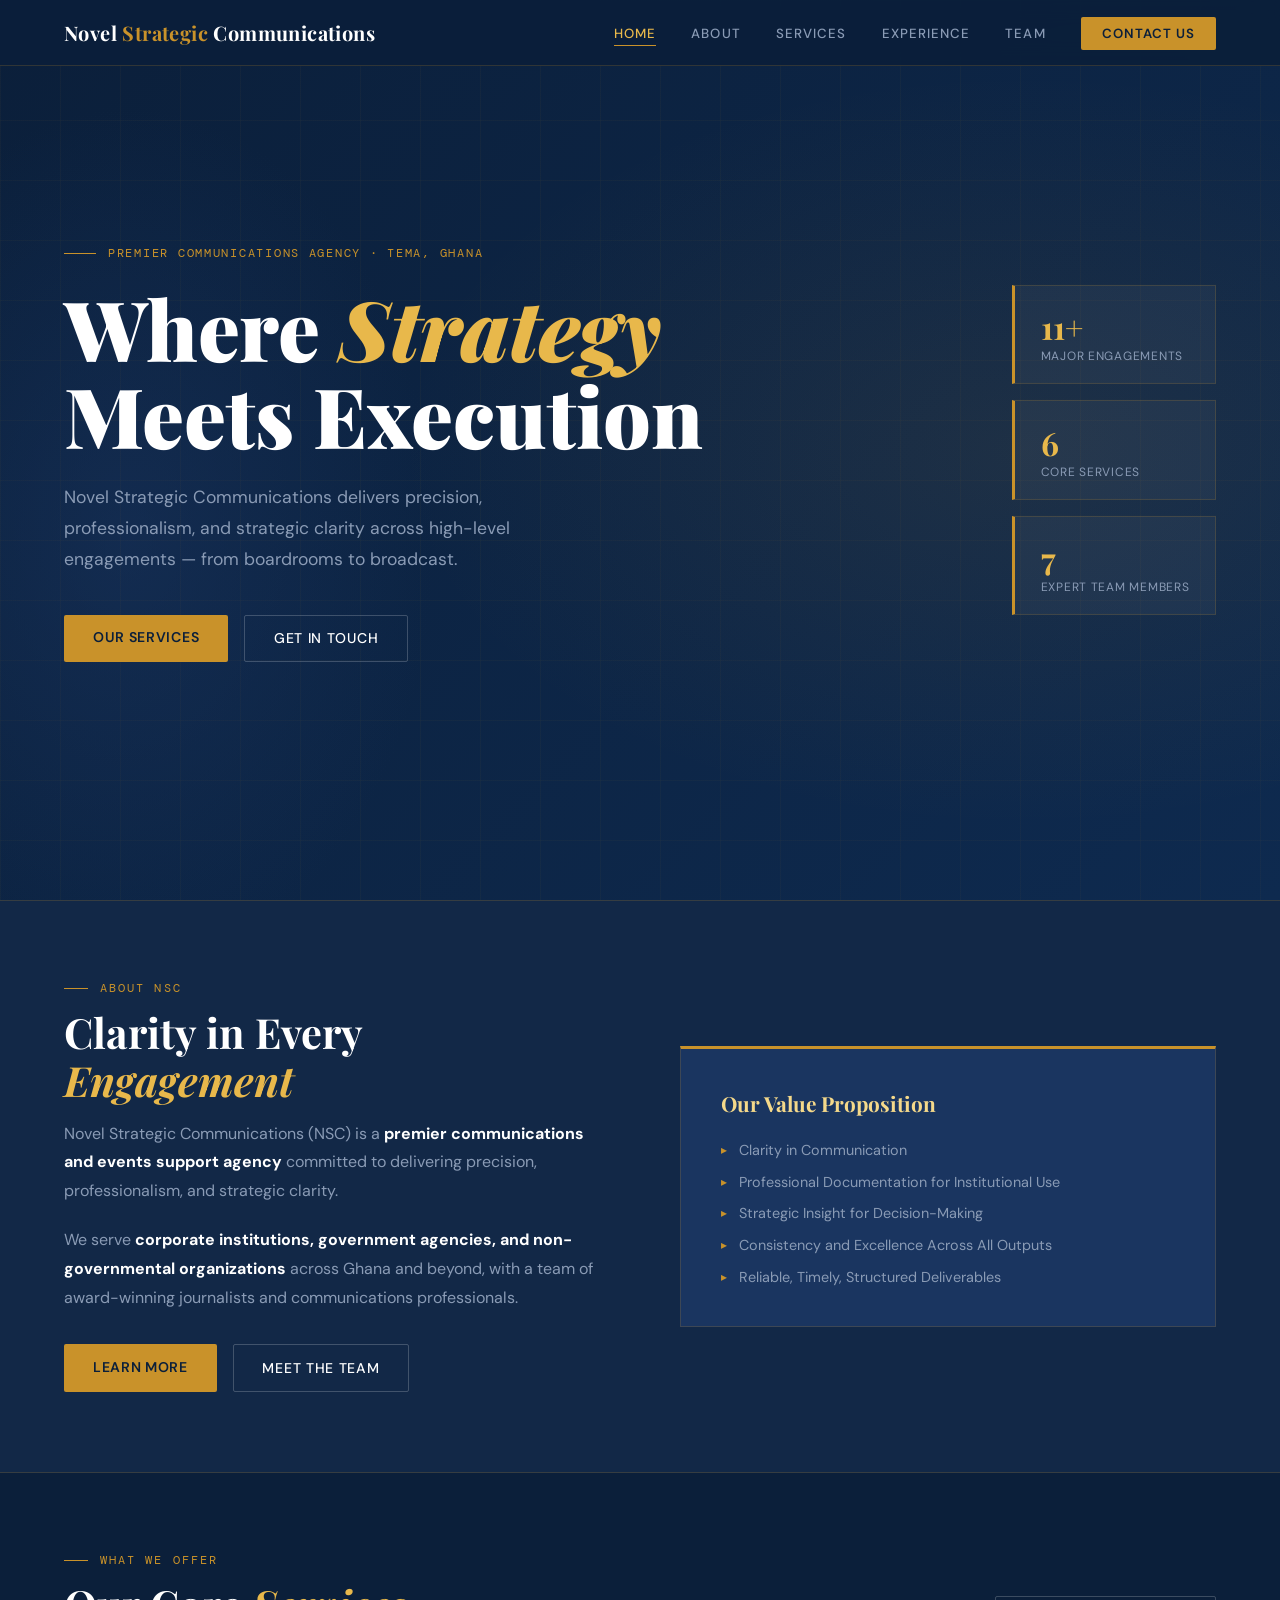
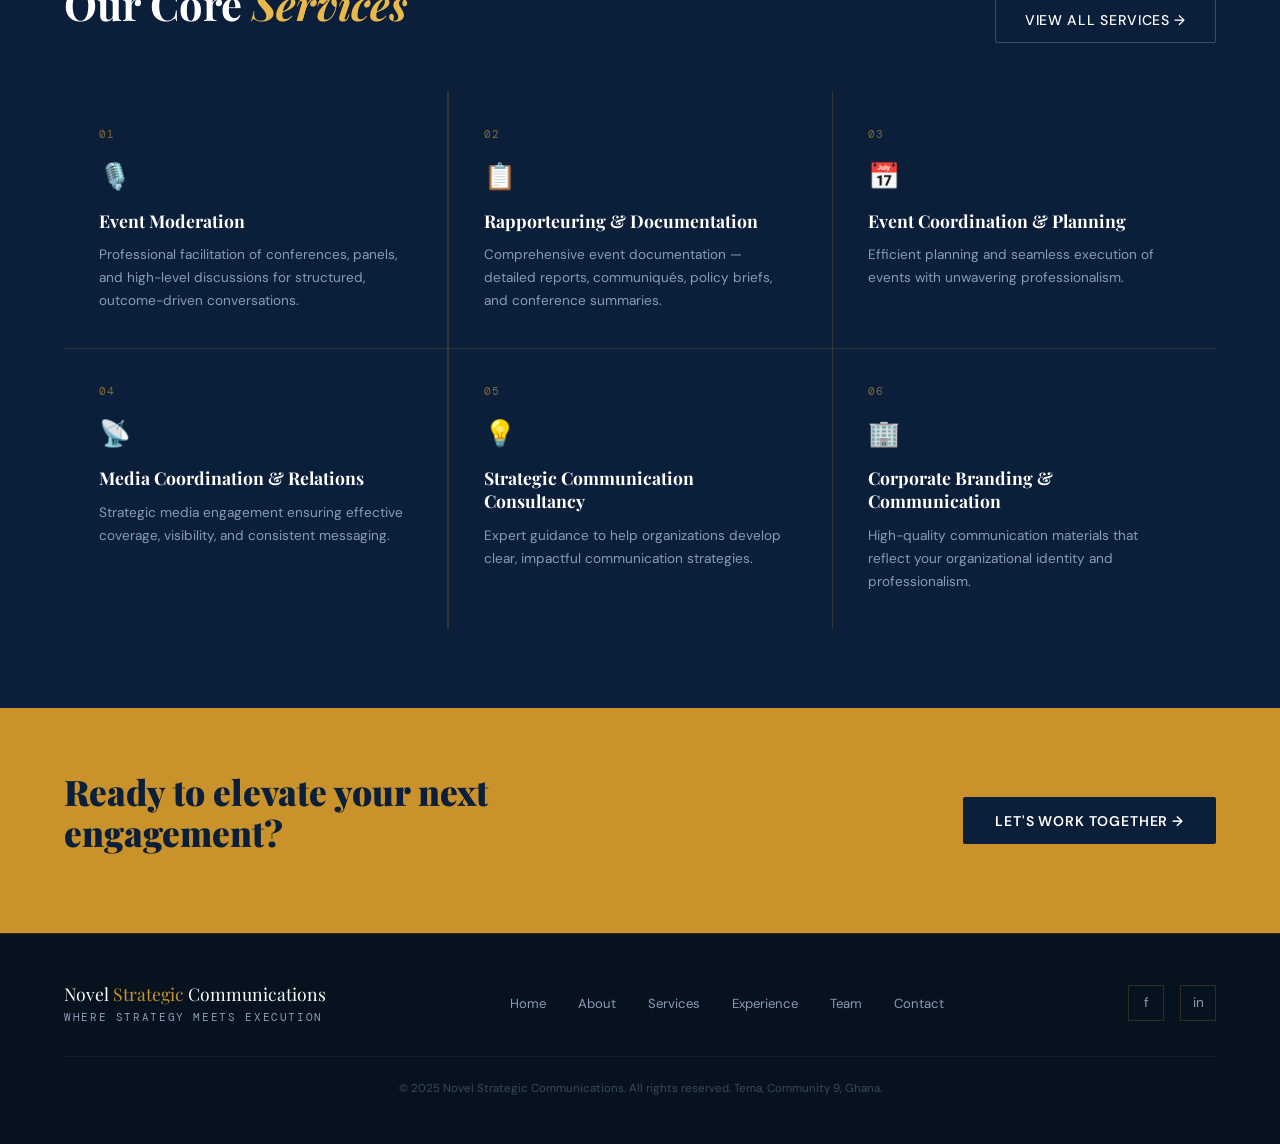
<file: index.html>
<!DOCTYPE html>
<html lang="en">
<head>
  <meta charset="UTF-8"/>
  <meta name="viewport" content="width=device-width, initial-scale=1.0"/>
  <title>Novel Strategic Communications – Home</title>
  <link rel="stylesheet" href="shared.css"/>
  <style>
    /* ── HERO ── */
    #hero {
      min-height: 100vh;
      display: flex; align-items: center;
      position: relative; overflow: hidden; padding: 0 5%;
    }
    .hero-bg {
      position: absolute; inset: 0;
      background:
        radial-gradient(ellipse 70% 60% at 80% 50%, rgba(201,146,42,0.09) 0%, transparent 70%),
        radial-gradient(ellipse 40% 80% at 10% 60%, rgba(26,53,96,0.5) 0%, transparent 60%),
        linear-gradient(135deg, var(--navy) 0%, #0e2a4f 100%);
    }
    .hero-grid {
      position: absolute; inset: 0;
      background-image:
        linear-gradient(rgba(201,146,42,0.04) 1px, transparent 1px),
        linear-gradient(90deg, rgba(201,146,42,0.04) 1px, transparent 1px);
      background-size: 60px 60px;
    }
    .hero-content {
      position: relative; z-index: 2; max-width: 680px;
      animation: fadeUp 1s ease both;
    }
    .hero-eyebrow {
      display: inline-flex; align-items: center; gap: 0.75rem;
      font-family: 'DM Mono', monospace; font-size: 0.72rem;
      color: var(--gold); letter-spacing: 0.15em; text-transform: uppercase; margin-bottom: 1.5rem;
    }
    .hero-eyebrow::before { content: ''; display: block; width: 32px; height: 1px; background: var(--gold); }
    h1 {
      font-family: 'Playfair Display', serif;
      font-size: clamp(3rem, 6.5vw, 5.2rem);
      font-weight: 900; line-height: 1.04; margin-bottom: 1.5rem;
    }
    h1 em { font-style: italic; color: var(--gold-light); }
    .hero-sub {
      font-size: 1.1rem; color: var(--text-muted);
      line-height: 1.75; max-width: 520px; margin-bottom: 2.5rem;
    }
    .hero-actions { display: flex; gap: 1rem; flex-wrap: wrap; }
    .hero-right {
      position: absolute; right: 5%; top: 50%; transform: translateY(-50%);
      display: flex; flex-direction: column; gap: 1rem;
      animation: fadeLeft 1.2s ease both 0.3s;
    }
    .stat-card {
      background: rgba(255,255,255,0.04);
      border: 1px solid var(--border);
      border-left: 3px solid var(--gold);
      padding: 1.2rem 1.6rem; min-width: 180px;
    }
    .stat-num {
      font-family: 'Playfair Display', serif; font-size: 2rem;
      font-weight: 700; color: var(--gold-light);
    }
    .stat-label { font-size: 0.75rem; color: var(--text-muted); letter-spacing: 0.06em; text-transform: uppercase; }

    /* ── INTRO STRIP ── */
    .intro-strip {
      background: var(--navy-mid);
      padding: 5rem 5%;
      border-top: 1px solid var(--border);
      border-bottom: 1px solid var(--border);
    }
    .intro-grid {
      display: grid; grid-template-columns: 1fr 1fr; gap: 5rem; align-items: center;
    }
    .intro-text p { color: var(--text-muted); line-height: 1.8; font-size: 1rem; margin-bottom: 1.25rem; }
    .intro-text p strong { color: var(--white); }
    .intro-cta { margin-top: 2rem; display: flex; gap: 1rem; flex-wrap: wrap; }
    .intro-visual {
      background: var(--navy-light);
      border: 1px solid var(--border);
      border-top: 3px solid var(--gold);
      padding: 2.5rem;
    }
    .intro-visual h3 {
      font-family: 'Playfair Display', serif; font-size: 1.3rem;
      margin-bottom: 1.5rem; color: var(--gold-pale);
    }
    .value-list { display: flex; flex-direction: column; gap: 0.85rem; }
    .value-item {
      display: flex; align-items: center; gap: 0.75rem;
      font-size: 0.9rem; color: var(--text-muted);
    }
    .value-item::before { content: '▸'; color: var(--gold); font-size: 0.75rem; }

    /* ── SERVICES PREVIEW ── */
    .services-preview { padding: 5rem 5%; background: var(--navy); }
    .preview-header {
      display: flex; justify-content: space-between; align-items: flex-end;
      margin-bottom: 3rem; flex-wrap: wrap; gap: 1.5rem;
    }
    .services-grid {
      display: grid; grid-template-columns: repeat(3, 1fr);
      gap: 1.5px; background: var(--border);
    }
    .service-card {
      background: var(--navy); padding: 2.2rem; position: relative; overflow: hidden;
      transition: background 0.3s;
    }
    .service-card:hover { background: var(--navy-mid); }
    .service-card::after {
      content: ''; position: absolute; bottom: 0; left: 0;
      width: 0; height: 2px; background: var(--gold); transition: width 0.4s ease;
    }
    .service-card:hover::after { width: 100%; }
    .service-num { font-family: 'DM Mono', monospace; font-size: 0.7rem; color: var(--gold); opacity: 0.65; margin-bottom: 1.2rem; letter-spacing: 0.1em; }
    .service-icon { font-size: 1.6rem; margin-bottom: 1rem; }
    .service-title { font-family: 'Playfair Display', serif; font-size: 1.1rem; font-weight: 700; margin-bottom: 0.7rem; }
    .service-desc { font-size: 0.85rem; color: var(--text-muted); line-height: 1.7; }

    /* ── CTA BAND ── */
    .cta-band {
      background: var(--gold);
      padding: 4rem 5%;
      display: flex; align-items: center; justify-content: space-between;
      flex-wrap: wrap; gap: 2rem;
    }
    .cta-band h2 {
      font-family: 'Playfair Display', serif; font-size: clamp(1.6rem, 3vw, 2.2rem);
      color: var(--navy); font-weight: 900; max-width: 480px;
    }
    .btn-dark {
      background: var(--navy); color: var(--white);
      padding: 0.9rem 2rem; border-radius: 2px;
      font-weight: 600; font-size: 0.88rem;
      text-decoration: none; letter-spacing: 0.06em; text-transform: uppercase;
      transition: all 0.2s; display: inline-block; white-space: nowrap;
    }
    .btn-dark:hover { background: var(--navy-light); }

    @keyframes fadeUp { from { opacity:0; transform:translateY(30px); } to { opacity:1; transform:translateY(0); } }
    @keyframes fadeLeft { from { opacity:0; transform:translate(30px,-50%); } to { opacity:1; transform:translate(0,-50%); } }

    @media (max-width: 900px) {
      .hero-right { display: none; }
      .intro-grid { grid-template-columns: 1fr; gap: 3rem; }
      .services-grid { grid-template-columns: 1fr 1fr; }
    }
    @media (max-width: 600px) {
      .services-grid { grid-template-columns: 1fr; }
    }
  </style>
</head>
<body>

<nav id="navbar">
  <a href="index.html" class="nav-logo">Novel <span>Strategic</span> Communications</a>
  <ul class="nav-links" id="navLinks">
    <li><a href="index.html">Home</a></li>
    <li><a href="about.html">About</a></li>
    <li><a href="services.html">Services</a></li>
    <li><a href="experience (3).html">Experience</a></li>
    <li><a href="team.html">Team</a></li>
    <li><a href="contact.html" class="nav-cta">Contact Us</a></li>
  </ul>
  <div class="hamburger" id="hamburger" onclick="toggleMenu()">
    <span></span><span></span><span></span>
  </div>
</nav>

<!-- HERO -->
<section id="hero">
  <div class="hero-bg"></div>
  <div class="hero-grid"></div>
  <div class="hero-content">
    <div class="hero-eyebrow">Premier Communications Agency · Tema, Ghana</div>
    <h1>Where <em>Strategy</em><br>Meets Execution</h1>
    <p class="hero-sub">Novel Strategic Communications delivers precision, professionalism, and strategic clarity across high-level engagements — from boardrooms to broadcast.</p>
    <div class="hero-actions">
      <a href="services.html" class="btn-primary">Our Services</a>
      <a href="contact.html" class="btn-ghost">Get in Touch</a>
    </div>
  </div>
  <div class="hero-right">
    <div class="stat-card"><div class="stat-num">11+</div><div class="stat-label">Major Engagements</div></div>
    <div class="stat-card"><div class="stat-num">6</div><div class="stat-label">Core Services</div></div>
    <div class="stat-card"><div class="stat-num">7</div><div class="stat-label">Expert Team Members</div></div>
  </div>
</section>

<!-- INTRO STRIP -->
<div class="intro-strip">
  <div class="intro-grid reveal">
    <div class="intro-text">
      <div class="section-label">About NSC</div>
      <h2>Clarity in Every <em>Engagement</em></h2>
      <p>Novel Strategic Communications (NSC) is a <strong>premier communications and events support agency</strong> committed to delivering precision, professionalism, and strategic clarity.</p>
      <p>We serve <strong>corporate institutions, government agencies, and non-governmental organizations</strong> across Ghana and beyond, with a team of award-winning journalists and communications professionals.</p>
      <div class="intro-cta">
        <a href="about.html" class="btn-primary">Learn More</a>
        <a href="team.html" class="btn-ghost">Meet the Team</a>
      </div>
    </div>
    <div class="intro-visual">
      <h3>Our Value Proposition</h3>
      <div class="value-list">
        <div class="value-item">Clarity in Communication</div>
        <div class="value-item">Professional Documentation for Institutional Use</div>
        <div class="value-item">Strategic Insight for Decision-Making</div>
        <div class="value-item">Consistency and Excellence Across All Outputs</div>
        <div class="value-item">Reliable, Timely, Structured Deliverables</div>
      </div>
    </div>
  </div>
</div>

<!-- SERVICES PREVIEW -->
<div class="services-preview">
  <div class="preview-header reveal">
    <div>
      <div class="section-label">What We Offer</div>
      <h2>Our Core <em>Services</em></h2>
    </div>
    <a href="services.html" class="btn-ghost">View All Services →</a>
  </div>
  <div class="services-grid reveal">
    <div class="service-card"><div class="service-num">01</div><div class="service-icon">🎙️</div><div class="service-title">Event Moderation</div><p class="service-desc">Professional facilitation of conferences, panels, and high-level discussions for structured, outcome-driven conversations.</p></div>
    <div class="service-card"><div class="service-num">02</div><div class="service-icon">📋</div><div class="service-title">Rapporteuring & Documentation</div><p class="service-desc">Comprehensive event documentation — detailed reports, communiqués, policy briefs, and conference summaries.</p></div>
    <div class="service-card"><div class="service-num">03</div><div class="service-icon">📅</div><div class="service-title">Event Coordination & Planning</div><p class="service-desc">Efficient planning and seamless execution of events with unwavering professionalism.</p></div>
    <div class="service-card"><div class="service-num">04</div><div class="service-icon">📡</div><div class="service-title">Media Coordination & Relations</div><p class="service-desc">Strategic media engagement ensuring effective coverage, visibility, and consistent messaging.</p></div>
    <div class="service-card"><div class="service-num">05</div><div class="service-icon">💡</div><div class="service-title">Strategic Communication Consultancy</div><p class="service-desc">Expert guidance to help organizations develop clear, impactful communication strategies.</p></div>
    <div class="service-card"><div class="service-num">06</div><div class="service-icon">🏢</div><div class="service-title">Corporate Branding & Communication</div><p class="service-desc">High-quality communication materials that reflect your organizational identity and professionalism.</p></div>
  </div>
</div>

<!-- CTA BAND -->
<div class="cta-band reveal">
  <h2>Ready to elevate your next engagement?</h2>
  <a href="contact.html" class="btn-dark">Let's Work Together →</a>
</div>

<footer>
  <div class="footer-inner">
    <div>
      <div class="footer-brand">Novel <span>Strategic</span> Communications</div>
      <div class="footer-tagline">Where Strategy Meets Execution</div>
    </div>
    <ul class="footer-links">
      <li><a href="index.html">Home</a></li>
      <li><a href="about.html">About</a></li>
      <li><a href="services.html">Services</a></li>
      <li><a href="experience (3).html">Experience</a></li>
      <li><a href="team.html">Team</a></li>
      <li><a href="contact.html">Contact</a></li>
    </ul>
    <div class="footer-social">
      <a href="https://www.facebook.com/share/18sQzR7x3N/?mibextid=wwXIfr" class="social-btn" title="Facebook">f</a>
      <a href="https://www.instagram.com/ns_communications_" class="social-btn" title="Instagram">in</a>
    </div>
  </div>
  <p class="footer-copy">© 2025 Novel Strategic Communications. All rights reserved. Tema, Community 9, Ghana.</p>
</footer>

<script src="shared.js"></script>
</body>
</html>
</file>
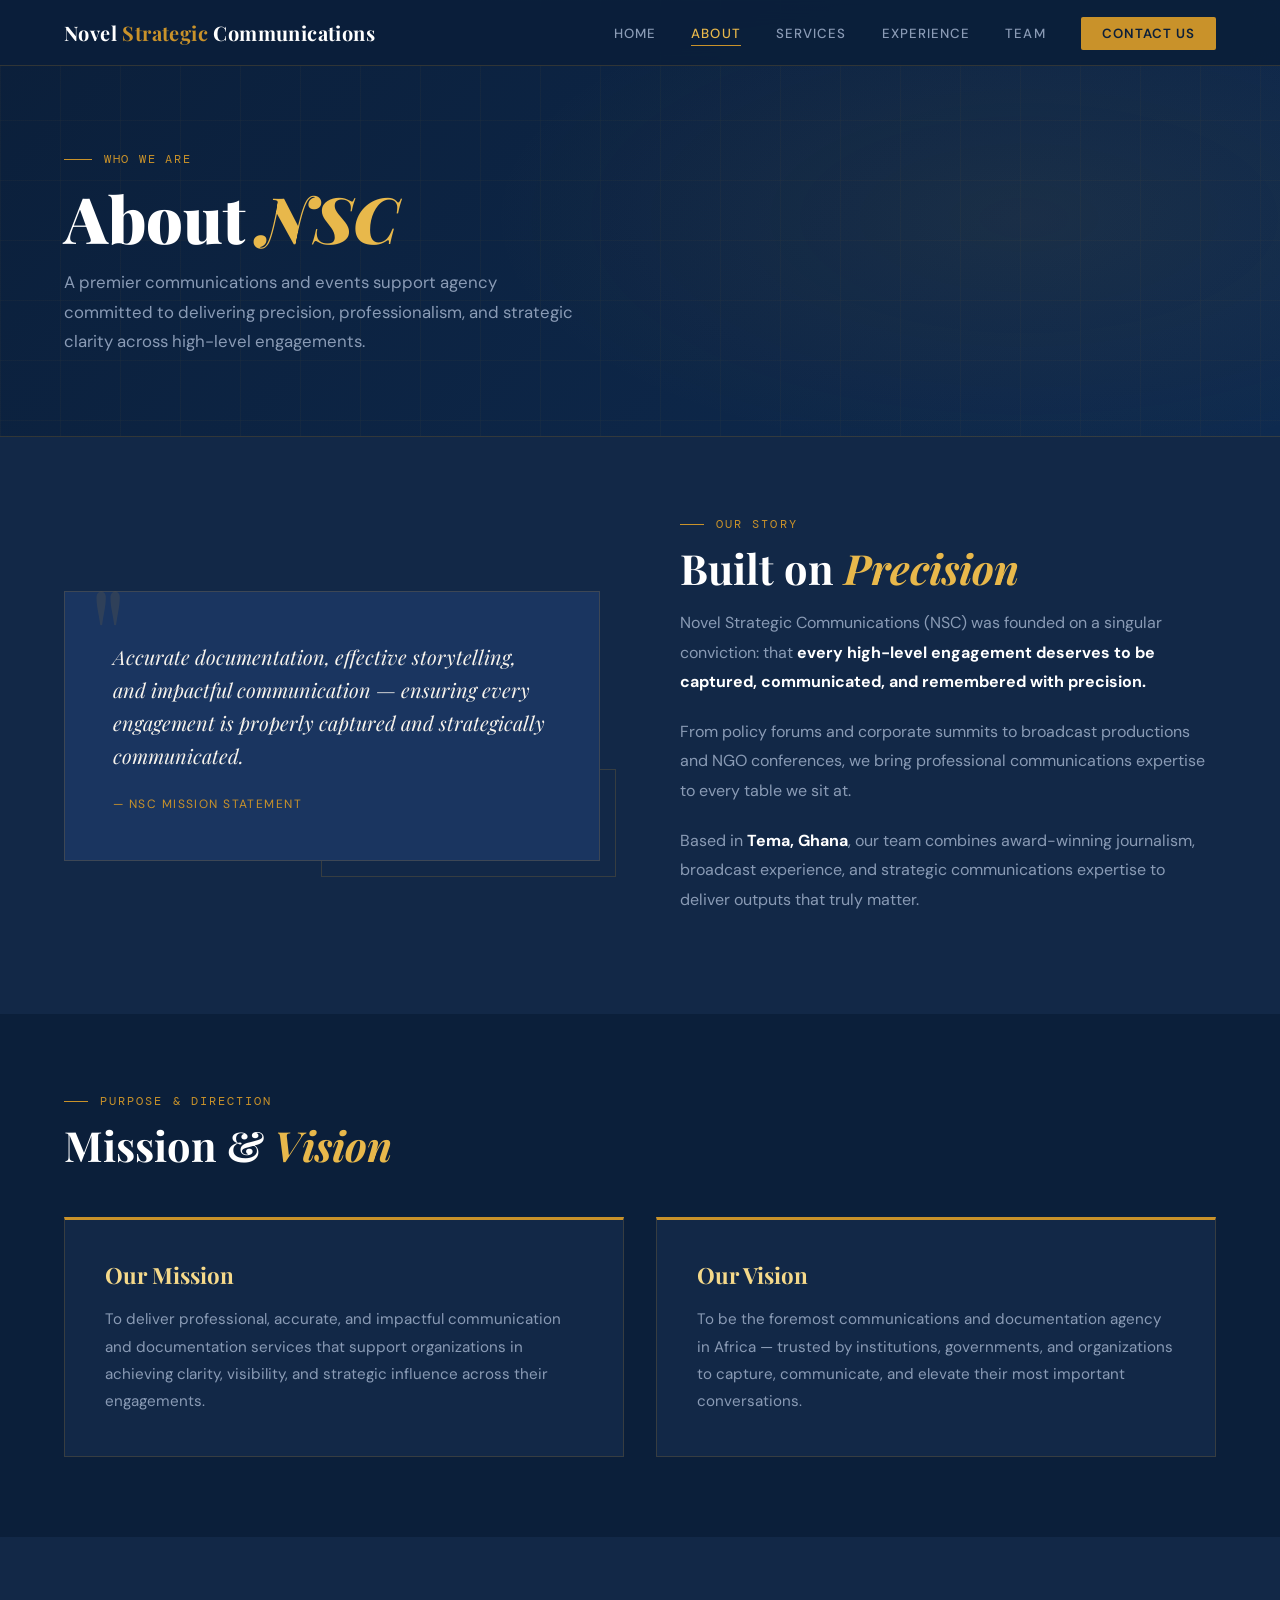
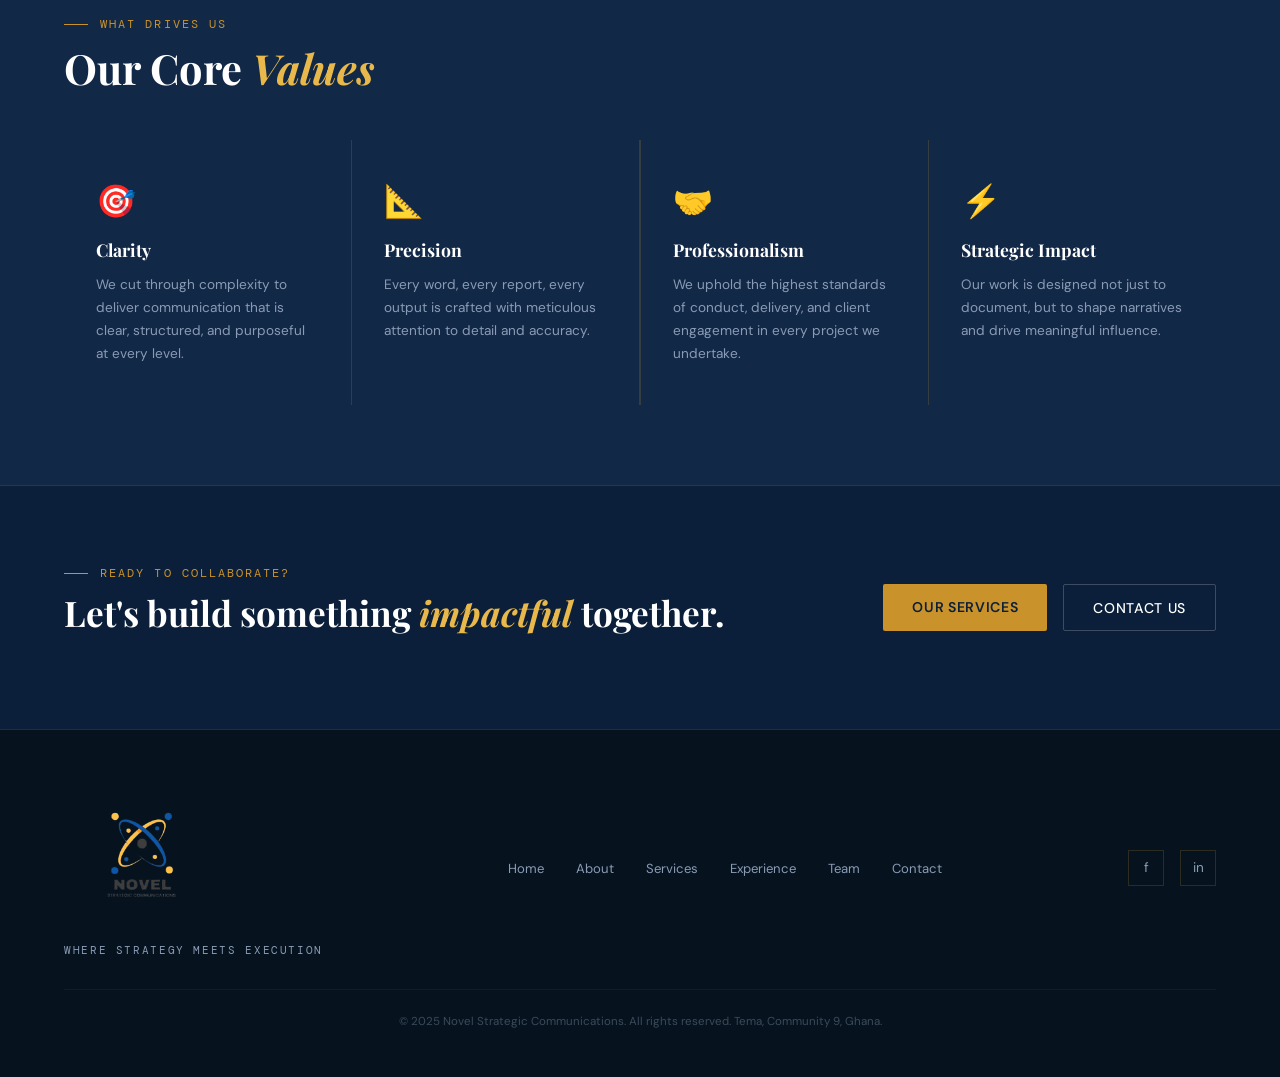
<file: about.html>
<!DOCTYPE html>
<html lang="en">
<head>
  <meta charset="UTF-8"/>
  <meta name="viewport" content="width=device-width, initial-scale=1.0"/>
  <title>About – Novel Strategic Communications</title>
  <link rel="stylesheet" href="shared.css"/>
  <style>
    .about-body { background: var(--navy); }

    /* Mission / Story */
    .story-section { padding: 5rem 5%; background: var(--navy-mid); }
    .story-grid {
      display: grid; grid-template-columns: 1fr 1fr; gap: 5rem; align-items: center;
    }
    .story-visual {
      position: relative;
    }
    .story-box {
      background: var(--navy-light);
      border: 1px solid var(--border);
      padding: 3rem; position: relative;
    }
    .story-box::before {
      content: '"'; font-family: 'Playfair Display', serif;
      font-size: 8rem; color: var(--gold); opacity: 0.12;
      position: absolute; top: -1.5rem; left: 1.5rem; line-height: 1;
    }
    .story-quote {
      font-family: 'Playfair Display', serif; font-size: 1.25rem;
      font-style: italic; line-height: 1.65; color: var(--cream); margin-bottom: 1.5rem;
    }
    .story-attr { font-size: 0.75rem; color: var(--gold); letter-spacing: 0.12em; text-transform: uppercase; }
    .story-accent {
      position: absolute; bottom: -1rem; right: -1rem;
      width: 55%; height: 40%; border: 1px solid rgba(201,146,42,0.2); z-index: -1;
    }
    .story-text p { color: var(--text-muted); line-height: 1.85; margin-bottom: 1.25rem; font-size: 1rem; }
    .story-text p strong { color: var(--white); }

    /* Mission / Vision cards */
    .mv-section { padding: 5rem 5%; background: var(--navy); }
    .mv-grid { display: grid; grid-template-columns: 1fr 1fr; gap: 2rem; margin-top: 3rem; }
    .mv-card {
      background: var(--navy-mid); border: 1px solid var(--border);
      border-top: 3px solid var(--gold); padding: 2.5rem;
    }
    .mv-card h3 {
      font-family: 'Playfair Display', serif; font-size: 1.4rem;
      color: var(--gold-pale); margin-bottom: 1rem;
    }
    .mv-card p { font-size: 0.95rem; color: var(--text-muted); line-height: 1.8; }

    /* Values */
    .values-section { padding: 5rem 5%; background: var(--navy-mid); }
    .values-grid {
      display: grid; grid-template-columns: repeat(4, 1fr); gap: 1.5px;
      background: var(--border); margin-top: 3rem;
    }
    .value-card {
      background: var(--navy-mid); padding: 2.5rem 2rem;
      transition: background 0.3s; position: relative; overflow: hidden;
    }
    .value-card::after {
      content: ''; position: absolute; bottom: 0; left: 0;
      width: 0; height: 2px; background: var(--gold); transition: width 0.4s;
    }
    .value-card:hover { background: var(--navy-light); }
    .value-card:hover::after { width: 100%; }
    .value-icon { font-size: 2rem; margin-bottom: 1rem; }
    .value-title {
      font-family: 'Playfair Display', serif; font-size: 1.1rem;
      font-weight: 700; margin-bottom: 0.75rem;
    }
    .value-desc { font-size: 0.85rem; color: var(--text-muted); line-height: 1.7; }

    /* CTA */
    .about-cta {
      padding: 5rem 5%; background: var(--navy);
      display: flex; align-items: center; justify-content: space-between;
      flex-wrap: wrap; gap: 2rem;
      border-top: 1px solid var(--border);
    }
    .about-cta h2 { font-family: 'Playfair Display', serif; font-size: clamp(1.6rem, 3vw, 2.2rem); }

    @media (max-width: 900px) {
      .story-grid, .mv-grid { grid-template-columns: 1fr; gap: 3rem; }
      .values-grid { grid-template-columns: 1fr 1fr; }
    }
    @media (max-width: 600px) {
      .values-grid { grid-template-columns: 1fr; }
    }
  </style>
</head>
<body class="about-body">

<nav id="navbar">
  <a href="index.html" class="nav-logo">Novel <span>Strategic</span> Communications</a>
  <ul class="nav-links" id="navLinks">
    <li><a href="index.html">Home</a></li>
    <li><a href="about.html">About</a></li>
    <li><a href="services.html">Services</a></li>
    <li><a href="experience (3).html">Experience</a></li>
    <li><a href="team.html">Team</a></li>
    <li><a href="contact.html" class="nav-cta">Contact Us</a></li>
  </ul>
  <div class="hamburger" id="hamburger" onclick="toggleMenu()">
    <span></span><span></span><span></span>
  </div>
</nav>

<div class="page-banner">
  <div class="page-banner-grid"></div>
  <div class="page-banner-inner">
    <div class="page-eyebrow">Who We Are</div>
    <h1>About <em>NSC</em></h1>
    <p>A premier communications and events support agency committed to delivering precision, professionalism, and strategic clarity across high-level engagements.</p>
  </div>
</div>

<!-- STORY -->
<div class="story-section">
  <div class="story-grid reveal">
    <div class="story-visual">
      <div class="story-box">
        <p class="story-quote">Accurate documentation, effective storytelling, and impactful communication — ensuring every engagement is properly captured and strategically communicated.</p>
        <div class="story-attr">— NSC Mission Statement</div>
      </div>
      <div class="story-accent"></div>
    </div>
    <div class="story-text">
      <div class="section-label">Our Story</div>
      <h2>Built on <em>Precision</em></h2>
      <p>Novel Strategic Communications (NSC) was founded on a singular conviction: that <strong>every high-level engagement deserves to be captured, communicated, and remembered with precision.</strong></p>
      <p>From policy forums and corporate summits to broadcast productions and NGO conferences, we bring professional communications expertise to every table we sit at.</p>
      <p>Based in <strong>Tema, Ghana</strong>, our team combines award-winning journalism, broadcast experience, and strategic communications expertise to deliver outputs that truly matter.</p>
    </div>
  </div>
</div>

<!-- MISSION / VISION -->
<div class="mv-section">
  <div class="reveal">
    <div class="section-label">Purpose & Direction</div>
    <h2>Mission &amp; <em>Vision</em></h2>
  </div>
  <div class="mv-grid reveal">
    <div class="mv-card">
      <h3>Our Mission</h3>
      <p>To deliver professional, accurate, and impactful communication and documentation services that support organizations in achieving clarity, visibility, and strategic influence across their engagements.</p>
    </div>
    <div class="mv-card">
      <h3>Our Vision</h3>
      <p>To be the foremost communications and documentation agency in Africa — trusted by institutions, governments, and organizations to capture, communicate, and elevate their most important conversations.</p>
    </div>
  </div>
</div>

<!-- VALUES -->
<div class="values-section">
  <div class="reveal">
    <div class="section-label">What Drives Us</div>
    <h2>Our Core <em>Values</em></h2>
  </div>
  <div class="values-grid reveal">
    <div class="value-card">
      <div class="value-icon">🎯</div>
      <div class="value-title">Clarity</div>
      <p class="value-desc">We cut through complexity to deliver communication that is clear, structured, and purposeful at every level.</p>
    </div>
    <div class="value-card">
      <div class="value-icon">📐</div>
      <div class="value-title">Precision</div>
      <p class="value-desc">Every word, every report, every output is crafted with meticulous attention to detail and accuracy.</p>
    </div>
    <div class="value-card">
      <div class="value-icon">🤝</div>
      <div class="value-title">Professionalism</div>
      <p class="value-desc">We uphold the highest standards of conduct, delivery, and client engagement in every project we undertake.</p>
    </div>
    <div class="value-card">
      <div class="value-icon">⚡</div>
      <div class="value-title">Strategic Impact</div>
      <p class="value-desc">Our work is designed not just to document, but to shape narratives and drive meaningful influence.</p>
    </div>
  </div>
</div>

<!-- CTA -->
<div class="about-cta reveal">
  <div>
    <div class="section-label">Ready to Collaborate?</div>
    <h2>Let's build something <em>impactful</em> together.</h2>
  </div>
  <div style="display:flex;gap:1rem;flex-wrap:wrap;">
    <a href="services.html" class="btn-primary">Our Services</a>
    <a href="contact.html" class="btn-ghost">Contact Us</a>
  </div>
</div>

<footer>
  <div class="footer-inner">
    <div>
      <div class="footer-brand"><img src="logo.png" alt="Novel Strategic Communications" style="height:156px;width:auto;filter:brightness(1.1);"></div>
      <div class="footer-tagline">Where Strategy Meets Execution</div>
    </div>
    <ul class="footer-links">
      <li><a href="index.html">Home</a></li>
      <li><a href="about.html">About</a></li>
      <li><a href="services.html">Services</a></li>
      <li><a href="experience (3).html">Experience</a></li>
      <li><a href="team.html">Team</a></li>
      <li><a href="contact.html">Contact</a></li>
    </ul>
    <div class="footer-social">
      <a href="#" class="social-btn">f</a>
      <a href="#" class="social-btn">in</a>
    </div>
  </div>
  <p class="footer-copy">© 2025 Novel Strategic Communications. All rights reserved. Tema, Community 9, Ghana.</p>
</footer>

<script src="shared.js"></script>
</body>
</html>
</file>
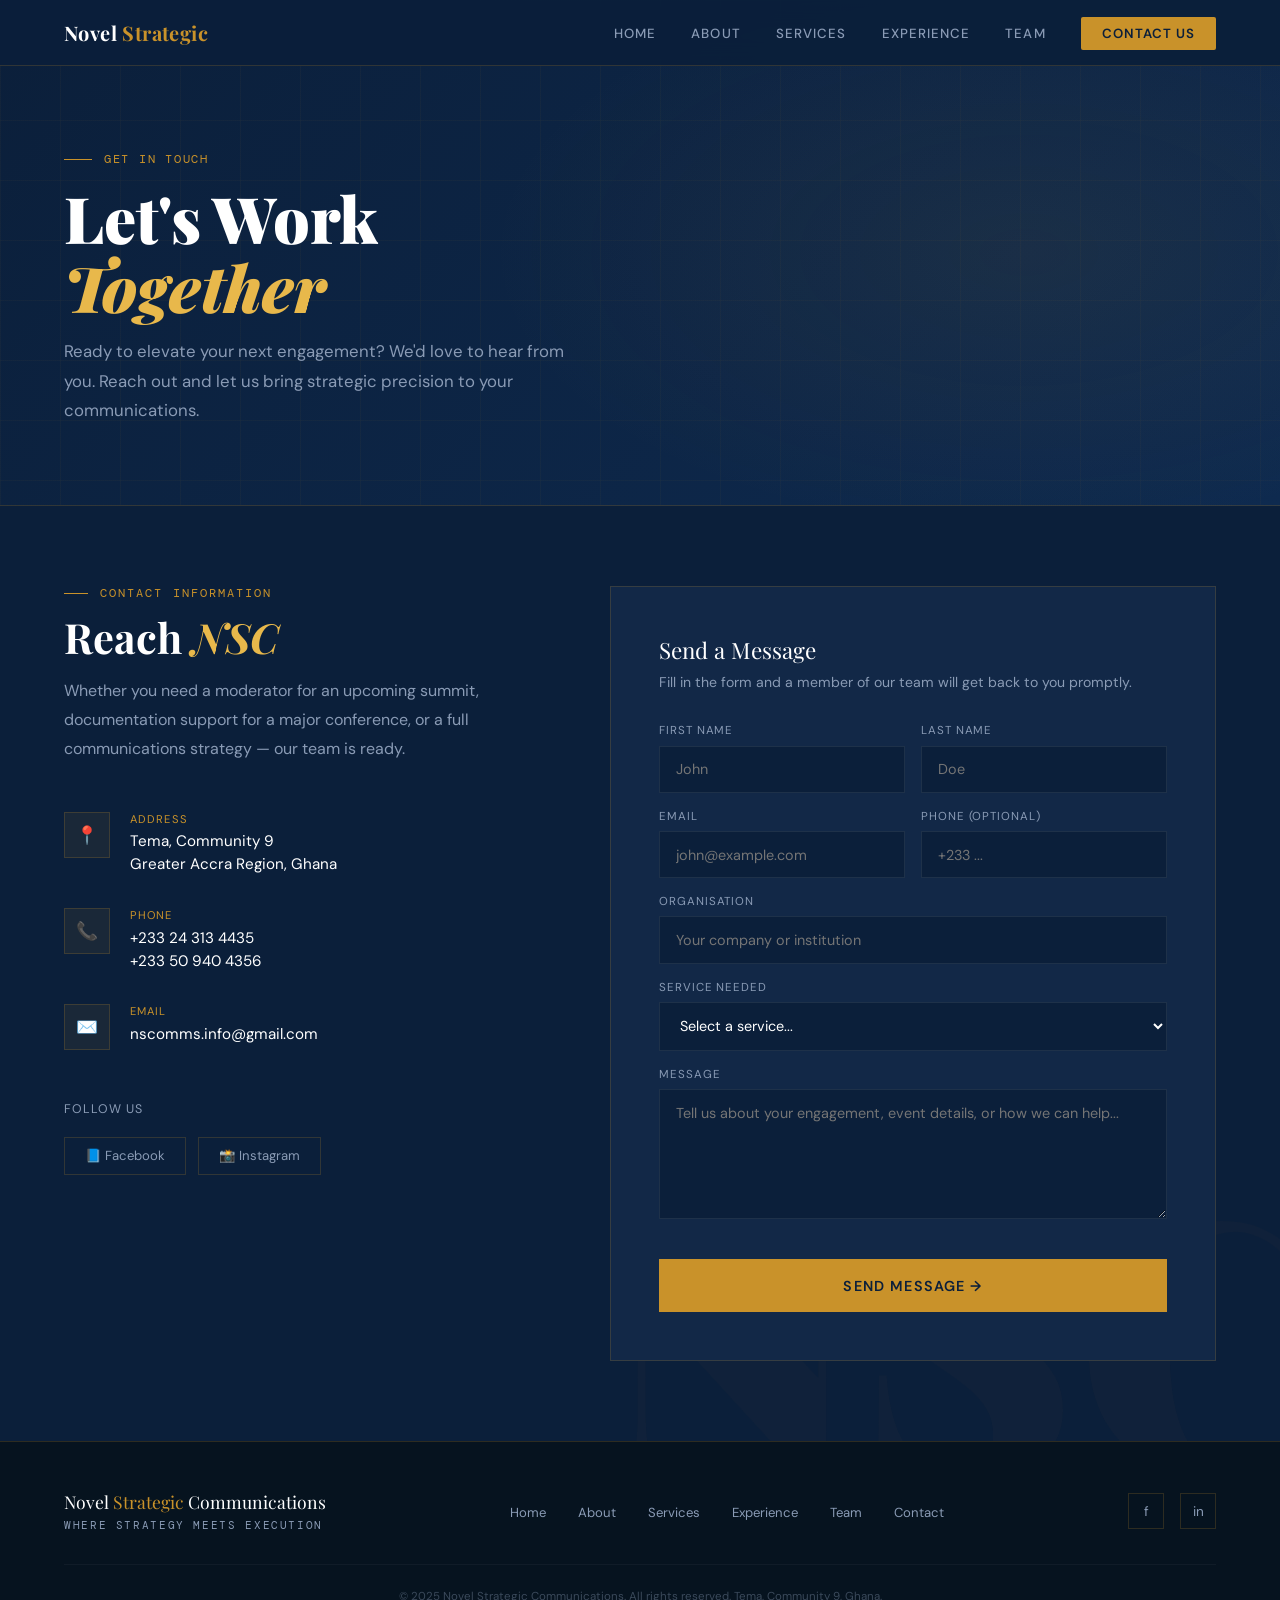
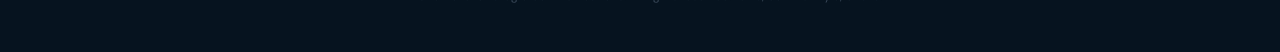
<file: contact.html>
<!DOCTYPE html>
<html lang="en">
<head>
  <meta charset="UTF-8"/>
  <meta name="viewport" content="width=device-width, initial-scale=1.0"/>
  <title>Contact – Novel Strategic Communications</title>
  <link rel="stylesheet" href="shared.css"/>
  <style>
    .contact-main {
      padding: 5rem 5%; background: var(--navy);
      position: relative; overflow: hidden;
    }
    .contact-main::before {
      content: 'NSC';
      position: absolute; font-family: 'Playfair Display', serif;
      font-size: 22rem; font-weight: 900;
      color: rgba(201,146,42,0.025);
      bottom: -4rem; right: -3rem; line-height: 1; pointer-events: none;
    }

    .contact-layout {
      display: grid; grid-template-columns: 1fr 1.3fr; gap: 5rem; align-items: start;
    }

    /* Info side */
    .contact-intro p { color: var(--text-muted); line-height: 1.8; font-size: 1rem; margin-bottom: 3rem; }

    .contact-items { display: flex; flex-direction: column; gap: 2rem; }
    .contact-item { display: flex; gap: 1.25rem; align-items: flex-start; }
    .contact-icon {
      width: 46px; height: 46px; flex-shrink: 0;
      background: rgba(201,146,42,0.08); border: 1px solid var(--border);
      display: flex; align-items: center; justify-content: center; font-size: 1.1rem;
    }
    .contact-label {
      font-size: 0.7rem; color: var(--gold); letter-spacing: 0.1em;
      text-transform: uppercase; margin-bottom: 0.3rem;
    }
    .contact-val { font-size: 0.95rem; color: var(--white); line-height: 1.5; }

    .social-strip { margin-top: 3rem; }
    .social-strip p { font-size: 0.78rem; color: var(--text-muted); letter-spacing: 0.08em; text-transform: uppercase; margin-bottom: 1rem; }
    .social-row { display: flex; gap: 0.75rem; }
    .social-link {
      border: 1px solid var(--border); padding: 0.6rem 1.25rem;
      color: var(--text-muted); text-decoration: none; font-size: 0.82rem;
      transition: all 0.2s; display: inline-flex; align-items: center; gap: 0.5rem;
    }
    .social-link:hover { border-color: var(--gold); color: var(--gold); }

    /* Form side */
    .contact-form-wrap {
      background: var(--navy-mid); border: 1px solid var(--border);
      padding: 3rem; position: relative; z-index: 2;
    }
    .form-title {
      font-family: 'Playfair Display', serif; font-size: 1.4rem;
      margin-bottom: 0.5rem;
    }
    .form-subtitle { font-size: 0.88rem; color: var(--text-muted); margin-bottom: 2rem; }

    .form-row { display: grid; grid-template-columns: 1fr 1fr; gap: 1rem; margin-bottom: 1rem; }
    .form-group { display: flex; flex-direction: column; gap: 0.45rem; }
    .form-group.full { grid-column: 1 / -1; }
    .form-group label {
      font-size: 0.72rem; color: var(--text-muted);
      letter-spacing: 0.08em; text-transform: uppercase;
    }
    .form-group input,
    .form-group select,
    .form-group textarea {
      background: var(--navy); border: 1px solid rgba(255,255,255,0.08);
      color: var(--white); padding: 0.85rem 1rem;
      font-family: 'DM Sans', sans-serif; font-size: 0.9rem;
      outline: none; transition: border-color 0.2s; width: 100%;
    }
    .form-group input:focus,
    .form-group select:focus,
    .form-group textarea:focus { border-color: var(--gold); }
    .form-group select option { background: var(--navy); }
    .form-group textarea { resize: vertical; min-height: 130px; }

    .form-submit {
      margin-top: 1.5rem; width: 100%;
      background: var(--gold); color: var(--navy);
      border: none; padding: 1.1rem;
      font-family: 'DM Sans', sans-serif; font-size: 0.9rem;
      font-weight: 600; letter-spacing: 0.08em; text-transform: uppercase;
      cursor: pointer; transition: background 0.2s;
    }
    .form-submit:hover { background: var(--gold-light); }
    .form-success {
      display: none; text-align: center; padding: 2rem;
      color: var(--gold-pale);
    }
    .form-success h3 { font-family: 'Playfair Display', serif; font-size: 1.4rem; margin-bottom: 0.75rem; }
    .form-success p { font-size: 0.9rem; color: var(--text-muted); }

    @media (max-width: 900px) {
      .contact-layout { grid-template-columns: 1fr; gap: 3rem; }
      .form-row { grid-template-columns: 1fr; }
    }
  </style>
</head>
<body>

<nav id="navbar">
  <a href="index.html" class="nav-logo">Novel <span>Strategic</span></a>
  <ul class="nav-links" id="navLinks">
    <li><a href="index.html">Home</a></li>
    <li><a href="about.html">About</a></li>
    <li><a href="services.html">Services</a></li>
    <li><a href="experience.html">Experience</a></li>
    <li><a href="team.html">Team</a></li>
    <li><a href="contact.html" class="nav-cta">Contact Us</a></li>
  </ul>
  <div class="hamburger" id="hamburger" onclick="toggleMenu()">
    <span></span><span></span><span></span>
  </div>
</nav>

<div class="page-banner">
  <div class="page-banner-grid"></div>
  <div class="page-banner-inner">
    <div class="page-eyebrow">Get In Touch</div>
    <h1>Let's Work<br><em>Together</em></h1>
    <p>Ready to elevate your next engagement? We'd love to hear from you. Reach out and let us bring strategic precision to your communications.</p>
  </div>
</div>

<div class="contact-main">
  <div class="contact-layout">

    <div class="contact-intro reveal">
      <div class="section-label">Contact Information</div>
      <h2>Reach <em>NSC</em></h2>
      <p>Whether you need a moderator for an upcoming summit, documentation support for a major conference, or a full communications strategy — our team is ready.</p>

      <div class="contact-items">
        <div class="contact-item">
          <div class="contact-icon">📍</div>
          <div>
            <div class="contact-label">Address</div>
            <div class="contact-val">Tema, Community 9<br>Greater Accra Region, Ghana</div>
          </div>
        </div>
        <div class="contact-item">
          <div class="contact-icon">📞</div>
          <div>
            <div class="contact-label">Phone</div>
            <div class="contact-val">+233 24 313 4435<br>+233 50 940 4356</div>
          </div>
        </div>
        <div class="contact-item">
          <div class="contact-icon">✉️</div>
          <div>
            <div class="contact-label">Email</div>
            <div class="contact-val">nscomms.info@gmail.com</div>
          </div>
        </div>
      </div>

      <div class="social-strip">
        <p>Follow Us</p>
        <div class="social-row">
          <a href="https://www.facebook.com/share/18sQzR7x3N/?mibextid=wwXIfr" class="social-link">📘 Facebook</a>
          <a href="https://www.instagram.com/ns_communications_" class="social-link">📸 Instagram</a>
        </div>
      </div>
    </div>

    <div class="contact-form-wrap reveal">
      <div class="form-title">Send a Message</div>
      <div class="form-subtitle">Fill in the form and a member of our team will get back to you promptly.</div>

      <form id="contactForm" 
        action="nscomms.info@gmail.com "
        method="post"
        enctype="text/plain">
        <div class="form-row">
          <div class="form-group">
            <label>First Name</label>
            <input type="text" placeholder="John" required/>
          </div>
          <div class="form-group">
            <label>Last Name</label>
            <input type="text" placeholder="Doe" required/>
          </div>
        </div>
        <div class="form-row">
          <div class="form-group">
            <label>Email</label>
            <input type="email" placeholder="john@example.com" required/>
          </div>
          <div class="form-group">
            <label>Phone (optional)</label>
            <input type="tel" placeholder="+233 ..."/>
          </div>
        </div>
        <div class="form-row">
          <div class="form-group full">
            <label>Organisation</label>
            <input type="text" placeholder="Your company or institution"/>
          </div>
        </div>
        <div class="form-row">
          <div class="form-group full">
            <label>Service Needed</label>
            <select>
              <option value="">Select a service...</option>
              <option>Event Moderation</option>
              <option>Rapporteuring & Documentation</option>
              <option>Event Coordination & Planning</option>
              <option>Media Coordination & Relations</option>
              <option>Strategic Communication Consultancy</option>
              <option>Corporate Branding & Communication Support</option>
              <option>Multiple Services / General Enquiry</option>
            </select>
          </div>
        </div>
        <div class="form-row">
          <div class="form-group full">
            <label>Message</label>
            <textarea placeholder="Tell us about your engagement, event details, or how we can help..."></textarea>
          </div>
        </div>
        <button type="submit" class="form-submit">Send Message →</button>
      </form>

      <div class="form-success" id="formSuccess">
        <h3>Message Received ✓</h3>
        <p>Thank you for reaching out. A member of the NSC team will be in touch with you shortly.</p>
      </div>
    </div>

  </div>
</div>

<footer>
  <div class="footer-inner">
    <div>
      <div class="footer-brand">Novel <span>Strategic</span> Communications</div>
      <div class="footer-tagline">Where Strategy Meets Execution</div>
    </div>
    <ul class="footer-links">
      <li><a href="index.html">Home</a></li>
      <li><a href="about.html">About</a></li>
      <li><a href="services.html">Services</a></li>
      <li><a href="experience (3).html">Experience</a></li>
      <li><a href="team.html">Team</a></li>
      <li><a href="contact.html">Contact</a></li>
    </ul>
    <div class="footer-social">
      <a href="https://www.facebook.com/share/18sQzR7x3N/?mibextid=wwXIfr" class="social-btn">f</a>
      <a href="https://www.instagram.com/ns_communications_" class="social-btn">in</a>
    </div>
  </div>
  <p class="footer-copy">© 2025 Novel Strategic Communications. All rights reserved. Tema, Community 9, Ghana.</p>
</footer>

<script src="shared.js"></script>
<script>
  function handleSubmit(e) {
    e.preventDefault();
    document.getElementById('contactForm').style.display = 'none';
    document.getElementById('formSuccess').style.display = 'block';
  }
</script>
</body>
</html>
</file>
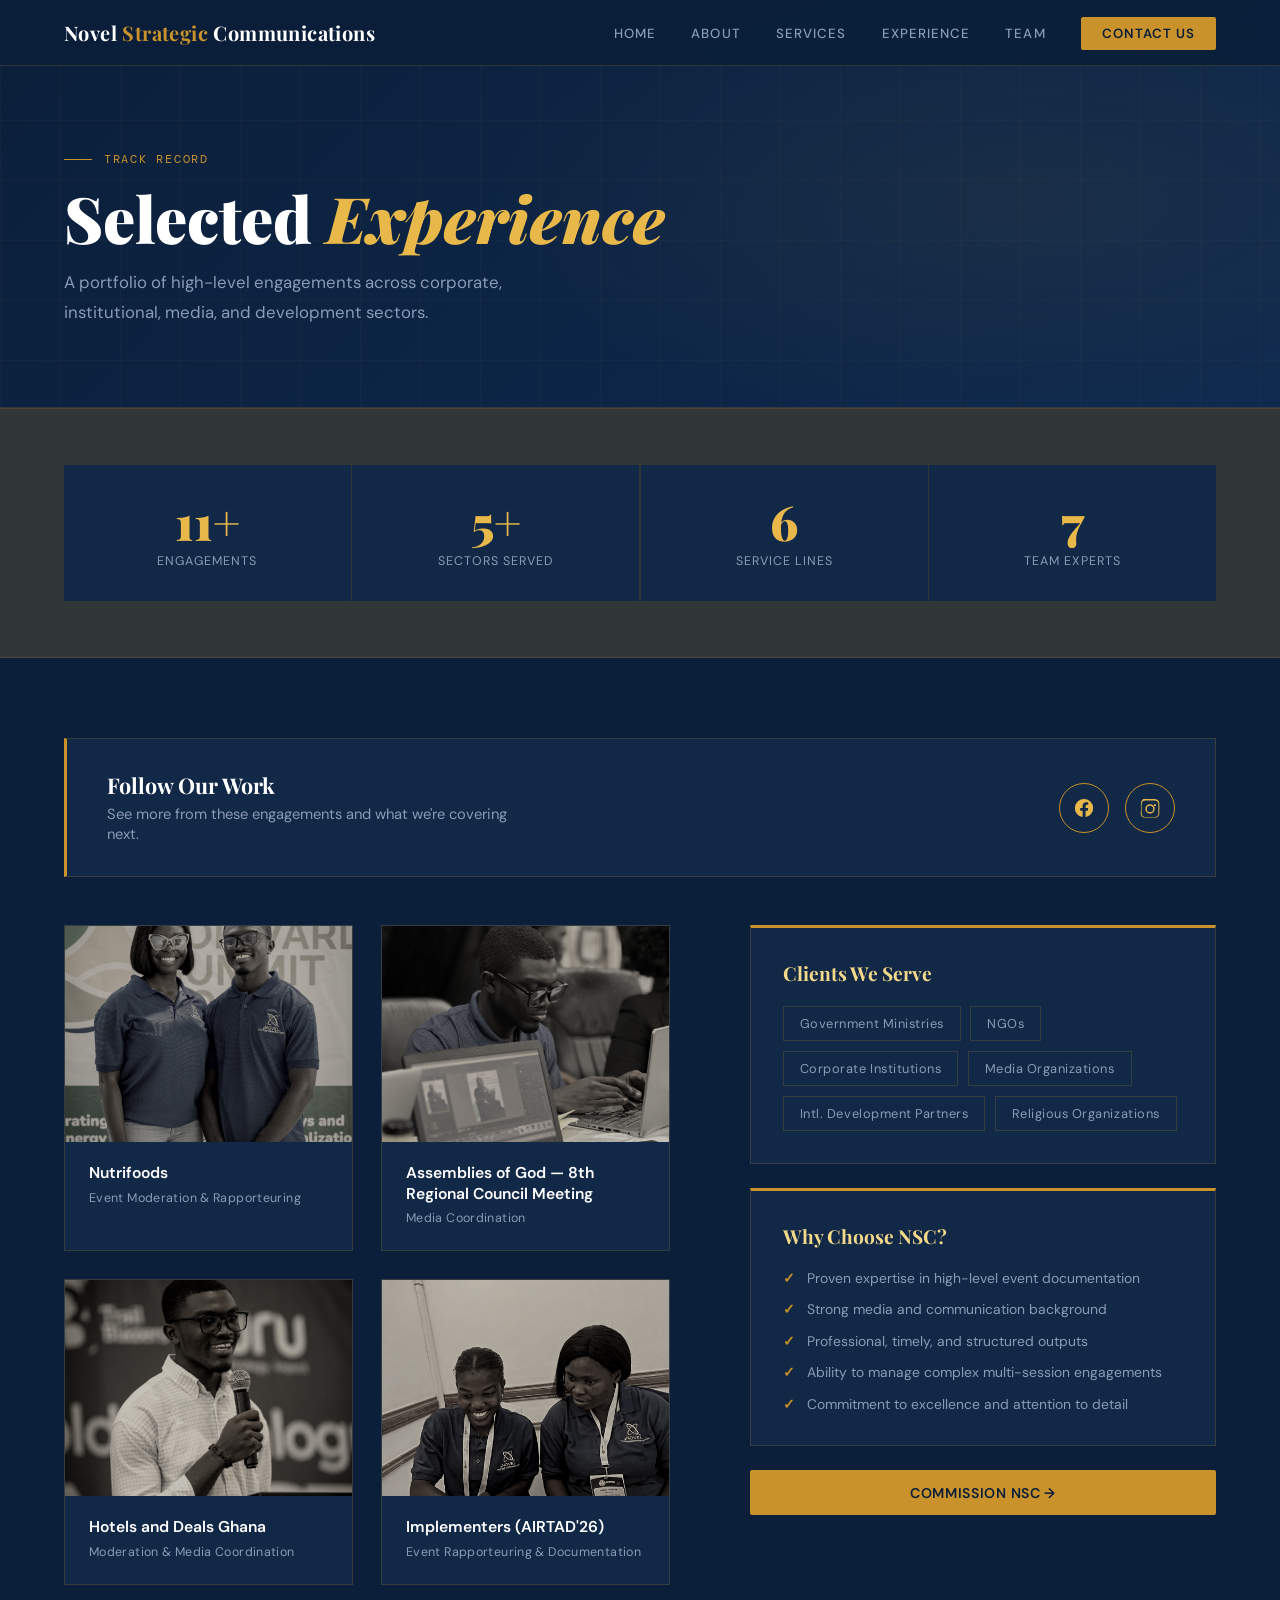
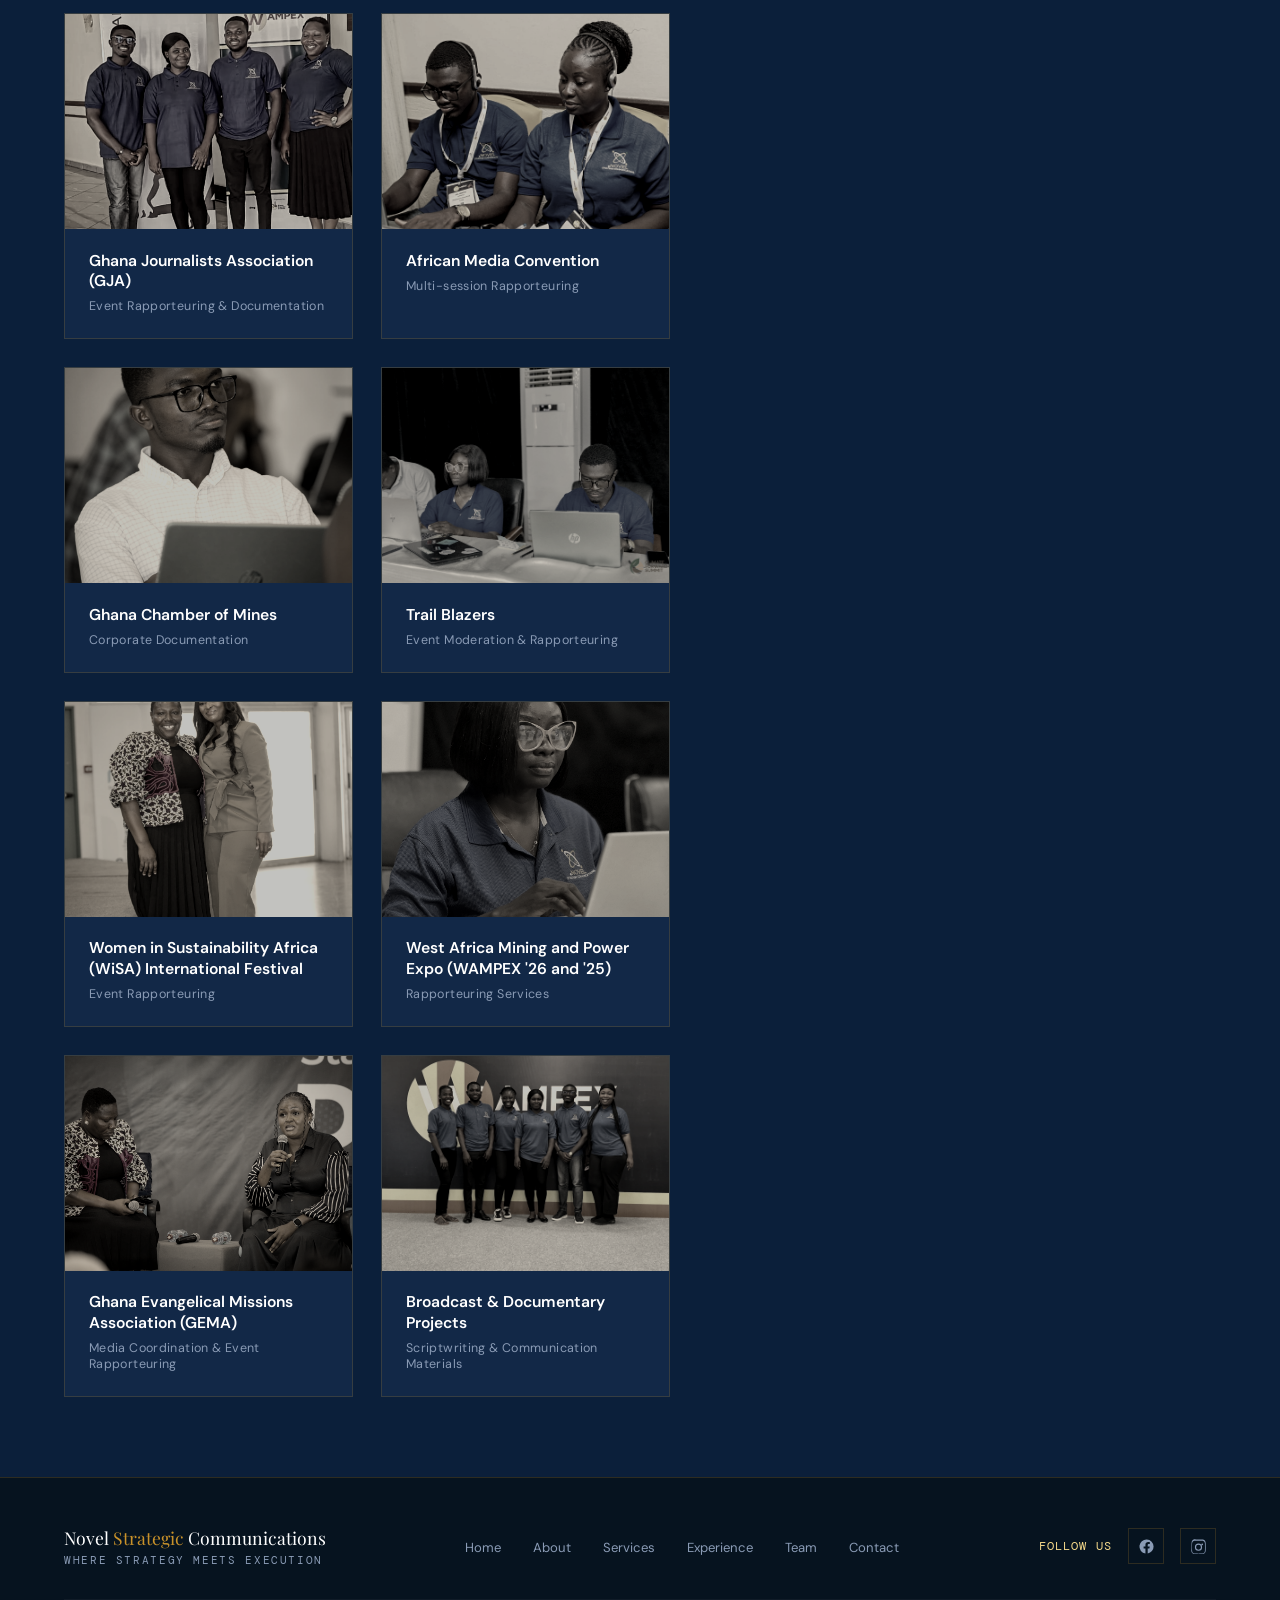
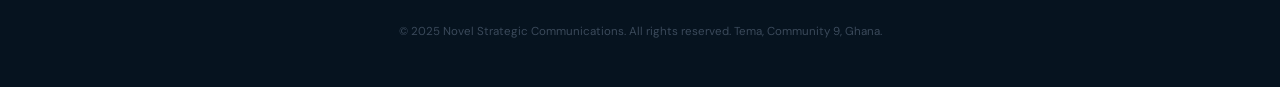
<file: experience (3).html>
<!DOCTYPE html>
<html lang="en">
<head>
  <meta charset="UTF-8"/>
  <meta name="viewport" content="width=device-width, initial-scale=1.0"/>
  <title>Experience – Novel Strategic Communications</title>
  <link rel="stylesheet" href="shared.css"/>
  <style>
    .exp-main { padding: 5rem 5%; background: var(--navy); }
    .exp-layout {
      display: grid; grid-template-columns: 1.3fr 1fr; gap: 5rem; align-items: start;
    }

    /* Client cards */
    .exp-grid {
      display: grid;
      grid-template-columns: repeat(auto-fill, minmax(230px, 1fr));
      gap: 1.75rem;
    }
    .exp-card {
      background: var(--navy-mid);
      border: 1px solid var(--border);
      display: flex; flex-direction: column;
      transition: transform 0.3s ease, border-color 0.3s ease;
    }
    .exp-card:hover { transform: translateY(-6px); border-color: var(--gold); }

    /* Image / placeholder area — swap the <img src> to add a real photo,
       the initial watermark disappears automatically once the image loads */
    .exp-card-media {
      position: relative;
      aspect-ratio: 4 / 3;
      overflow: hidden;
      background: linear-gradient(135deg, var(--navy-light) 0%, var(--navy-mid) 100%);
    }
    .exp-card-initial {
      position: absolute; inset: 0;
      display: flex; align-items: center; justify-content: center;
      font-family: 'Playfair Display', serif;
      font-size: 3.6rem; font-weight: 900;
      color: rgba(201,146,42,0.22);
      letter-spacing: 0.02em;
      user-select: none;
    }
    .exp-card-media img {
      position: absolute; inset: 0;
      width: 100%; height: 100%; object-fit: cover;
      /* duotone treatment at rest, echoes the navy/gold identity */
      filter: grayscale(85%) sepia(18%) brightness(0.75) contrast(1.05);
      transition: filter 0.5s ease, transform 0.5s ease;
    }
    .exp-card:hover .exp-card-media img {
      filter: grayscale(0%) sepia(0%) brightness(1) contrast(1);
      transform: scale(1.045);
    }
    .exp-card-media::after {
      /* thin gold seam along the bottom edge of the image, in the site's language */
      content: '';
      position: absolute; left: 0; right: 0; bottom: 0;
      height: 2px; background: var(--gold);
      transform: scaleX(0); transform-origin: left;
      transition: transform 0.35s ease;
    }
    .exp-card:hover .exp-card-media::after { transform: scaleX(1); }

    .exp-card-body { padding: 1.35rem 1.5rem 1.5rem; }
    .exp-card-client {
      font-weight: 600; font-size: 0.98rem; color: var(--white);
      line-height: 1.3; margin-bottom: 0.4rem;
    }
    .exp-card-role {
      font-size: 0.78rem; color: var(--text-muted);
      letter-spacing: 0.03em;
    }

    /* Sidebar */
    .exp-sidebar { position: sticky; top: 7rem; }
    .sidebar-box {
      background: var(--navy-mid); border: 1px solid var(--border);
      border-top: 3px solid var(--gold); padding: 2rem; margin-bottom: 1.5rem;
    }
    .sidebar-box h3 {
      font-family: 'Playfair Display', serif; font-size: 1.2rem;
      color: var(--gold-pale); margin-bottom: 1.25rem;
    }
    .client-tags { display: flex; flex-wrap: wrap; gap: 0.6rem; }
    .client-tag {
      border: 1px solid var(--border); padding: 0.5rem 1rem;
      font-size: 0.8rem; color: var(--text-muted); letter-spacing: 0.04em;
      transition: all 0.2s;
    }
    .client-tag:hover { border-color: var(--gold); color: var(--gold-light); }
    .why-list { display: flex; flex-direction: column; gap: 0.85rem; }
    .why-item {
      display: flex; align-items: flex-start; gap: 0.75rem;
      font-size: 0.87rem; color: var(--text-muted);
    }
    .why-item::before { content: '✓'; color: var(--gold); font-weight: 700; flex-shrink: 0; }

    /* Stats bar */
    .stats-bar {
      background: var(--navy-mid); border-top: 1px solid var(--border);
      border-bottom: 1px solid var(--border);
      padding: 3.5rem 5%;
      display: grid; grid-template-columns: repeat(4, 1fr);
      gap: 1.5px; background: var(--border);
    }
    .stat-item {
      background: var(--navy-mid); padding: 2rem; text-align: center;
    }
    .stat-big {
      font-family: 'Playfair Display', serif; font-size: 3rem;
      font-weight: 900; color: var(--gold-light); line-height: 1;
      margin-bottom: 0.5rem;
    }
    .stat-label { font-size: 0.78rem; color: var(--text-muted); letter-spacing: 0.08em; text-transform: uppercase; }

    @media (max-width: 900px) {
      .exp-layout { grid-template-columns: 1fr; gap: 3rem; }
      .exp-sidebar { position: static; }
      .stats-bar { grid-template-columns: 1fr 1fr; }
    }
    @media (max-width: 600px) {
      .stats-bar { grid-template-columns: 1fr 1fr; }
      .exp-grid { grid-template-columns: repeat(auto-fill, minmax(160px, 1fr)); }
    }

    /* Follow-us CTA in the footer */
    .footer-follow { display: flex; align-items: center; gap: 1rem; }
    .footer-follow-label {
      font-family: 'DM Mono', monospace; font-size: 0.72rem;
      color: var(--gold-pale); letter-spacing: 0.1em; text-transform: uppercase;
      white-space: nowrap;
    }
    .social-btn svg { width: 17px; height: 17px; fill: currentColor; }
    .social-btn { color: var(--text-muted); }
    .social-btn:hover { color: var(--navy); background: var(--gold); border-color: var(--gold); }
    @media (max-width: 900px) {
      .footer-follow { width: 100%; justify-content: flex-start; }
    }
    /* Follow-us CTA banner, above the card grid */
    .cta-banner {
      display: flex; align-items: center; justify-content: space-between;
      gap: 2rem; flex-wrap: wrap;
      background: var(--navy-mid);
      border: 1px solid var(--border);
      border-left: 3px solid var(--gold);
      padding: 2rem 2.5rem;
      margin-bottom: 3rem;
    }
    .cta-banner-text h3 {
      font-family: 'Playfair Display', serif; font-size: 1.35rem;
      color: var(--white); margin-bottom: 0.35rem;
    }
    .cta-banner-text p { color: var(--text-muted); font-size: 0.92rem; max-width: 420px; }
    .cta-banner-icons { display: flex; align-items: center; gap: 1rem; flex-shrink: 0; }
    .cta-social-btn {
      width: 50px; height: 50px; border-radius: 50%;
      border: 1.5px solid var(--gold);
      display: flex; align-items: center; justify-content: center;
      color: var(--gold-light);
      transition: background 0.25s, color 0.25s, transform 0.25s;
    }
    .cta-social-btn svg { width: 22px; height: 22px; fill: currentColor; }
    .cta-social-btn:hover { background: var(--gold); color: var(--navy); transform: translateY(-3px); }
    @media (max-width: 600px) {
      .cta-banner { padding: 1.5rem; }
    }
  </style>
</head>
<body>

<nav id="navbar">
  <a href="index.html" class="nav-logo">Novel <span>Strategic</span> Communications</a>
  <ul class="nav-links" id="navLinks">
    <li><a href="index.html">Home</a></li>
    <li><a href="about.html">About</a></li>
    <li><a href="services.html">Services</a></li>
    <li><a href="experience.html">Experience</a></li>
    <li><a href="team.html">Team</a></li>
    <li><a href="contact.html" class="nav-cta">Contact Us</a></li>
  </ul>
  <div class="hamburger" id="hamburger" onclick="toggleMenu()">
    <span></span><span></span><span></span>
  </div>
</nav>

<div class="page-banner">
  <div class="page-banner-grid"></div>
  <div class="page-banner-inner">
    <div class="page-eyebrow">Track Record</div>
    <h1>Selected <em>Experience</em></h1>
    <p>A portfolio of high-level engagements across corporate, institutional, media, and development sectors.</p>
  </div>
</div>

<!-- STATS BAR -->
<div class="stats-bar reveal">
  <div class="stat-item"><div class="stat-big">11+</div><div class="stat-label">Engagements</div></div>
  <div class="stat-item"><div class="stat-big">5+</div><div class="stat-label">Sectors Served</div></div>
  <div class="stat-item"><div class="stat-big">6</div><div class="stat-label">Service Lines</div></div>
  <div class="stat-item"><div class="stat-big">7</div><div class="stat-label">Team Experts</div></div>
</div>

<!-- EXPERIENCE MAIN -->
<div class="exp-main">
  <!-- Replace the href values below with your actual Facebook and Instagram page URLs -->
  <div class="cta-banner reveal">
    <div class="cta-banner-text">
      <h3>Follow Our Work</h3>
      <p>See more from these engagements and what we're covering next.</p>
    </div>
    <div class="cta-banner-icons">
      <a href="https://www.facebook.com/share/18sQzR7x3N/?mibextid=wwXIfr" class="cta-social-btn" target="_blank" rel="noopener noreferrer" aria-label="Follow Novel Strategic Communications on Facebook" title="Follow us on Facebook">
        <svg viewBox="0 0 24 24" aria-hidden="true"><path d="M22 12a10 10 0 1 0-11.5 9.95v-7.04H7.9V12h2.6V9.8c0-2.57 1.53-4 3.87-4 1.12 0 2.29.2 2.29.2v2.52h-1.29c-1.27 0-1.67.79-1.67 1.6V12h2.85l-.46 2.91h-2.39v7.04A10 10 0 0 0 22 12z"/></svg>
      </a>
      <a href="https://www.instagram.com/ns_communications_" class="cta-social-btn" target="_blank" rel="noopener noreferrer" aria-label="Follow Novel Strategic Communications on Instagram" title="Follow us on Instagram">
        <svg viewBox="0 0 24 24" aria-hidden="true"><path d="M12 2.16c3.2 0 3.58.01 4.85.07 1.17.05 1.97.24 2.43.4.61.24 1.05.52 1.51.98.46.46.75.9.98 1.51.17.46.36 1.26.4 2.43.06 1.27.07 1.65.07 4.85s-.01 3.58-.07 4.85c-.05 1.17-.24 1.97-.4 2.43-.24.61-.52 1.05-.98 1.51-.46.46-.9.75-1.51.98-.46.17-1.26.36-2.43.4-1.27.06-1.65.07-4.85.07s-3.58-.01-4.85-.07c-1.17-.05-1.97-.24-2.43-.4a4.1 4.1 0 0 1-1.51-.98 4.1 4.1 0 0 1-.98-1.51c-.17-.46-.36-1.26-.4-2.43C2.17 15.58 2.16 15.2 2.16 12s.01-3.58.07-4.85c.05-1.17.24-1.97.4-2.43.24-.61.52-1.05.98-1.51.46-.46.9-.75 1.51-.98.46-.17 1.26-.36 2.43-.4C8.42 2.17 8.8 2.16 12 2.16zm0 1.62c-3.15 0-3.5.01-4.74.07-1.03.05-1.6.22-1.97.36-.5.19-.85.42-1.22.79-.37.37-.6.72-.79 1.22-.14.37-.3.94-.36 1.97-.06 1.24-.07 1.59-.07 4.74s.01 3.5.07 4.74c.05 1.03.22 1.6.36 1.97.19.5.42.85.79 1.22.37.37.72.6 1.22.79.37.14.94.3 1.97.36 1.24.06 1.59.07 4.74.07s3.5-.01 4.74-.07c1.03-.05 1.6-.22 1.97-.36.5-.19.85-.42 1.22-.79.37-.37.6-.72.79-1.22.14-.37.3-.94.36-1.97.06-1.24.07-1.59.07-4.74s-.01-3.5-.07-4.74c-.05-1.03-.22-1.6-.36-1.97a3.1 3.1 0 0 0-.79-1.22 3.1 3.1 0 0 0-1.22-.79c-.37-.14-.94-.3-1.97-.36-1.24-.06-1.59-.07-4.74-.07zm0 4.14a5.08 5.08 0 1 1 0 10.16 5.08 5.08 0 0 1 0-10.16zm0 1.62a3.46 3.46 0 1 0 0 6.92 3.46 3.46 0 0 0 0-6.92zm5.28-1.8a1.19 1.19 0 1 1 0 2.38 1.19 1.19 0 0 1 0-2.38z"/></svg>
      </a>
    </div>
  </div>

  <div class="exp-layout">
    <!--
      To add a real photo to a card: replace the "src" path on that card's <img>
      with your image file (e.g. images/experience/nutrifoods.jpg).
      Until a real image exists at that path, the onerror hides the broken
      image and the gold initial letter behind it shows instead — so cards
      look intentional even before photos are added.
    -->
    <div class="exp-grid reveal">

      <div class="exp-card">
        <div class="exp-card-media">
          <span class="exp-card-initial">N</span>
          <img src="ns comms (3).JPG" alt="Nutrifoods" loading="lazy" onerror="this.style.display='none'">
        </div>
        <div class="exp-card-body">
          <div class="exp-card-client">Nutrifoods</div>
          <div class="exp-card-role">Event Moderation & Rapporteuring</div>
        </div>
      </div>

      <div class="exp-card">
        <div class="exp-card-media">
          <span class="exp-card-initial">A</span>
          <img src="ns comms (2).JPG" alt="Assemblies of God — 8th Regional Council Meeting" loading="lazy" onerror="this.style.display='none'">
        </div>
        <div class="exp-card-body">
          <div class="exp-card-client">Assemblies of God — 8th Regional Council Meeting</div>
          <div class="exp-card-role">Media Coordination</div>
        </div>
      </div>

      <div class="exp-card">
        <div class="exp-card-media">
          <span class="exp-card-initial">H</span>
          <img src="ns comms (1).JPG" alt="Hotels and Deals Ghana" loading="lazy" onerror="this.style.display='none'">
        </div>
        <div class="exp-card-body">
          <div class="exp-card-client">Hotels and Deals Ghana</div>
          <div class="exp-card-role">Moderation & Media Coordination</div>
        </div>
      </div>

      <div class="exp-card">
        <div class="exp-card-media">
          <span class="exp-card-initial">I</span>
          <img src="ns comms (5).JPG" alt="Implementers (AIRTAD'26)" loading="lazy" onerror="this.style.display='none'">
        </div>
        <div class="exp-card-body">
          <div class="exp-card-client">Implementers (AIRTAD'26)</div>
          <div class="exp-card-role">Event Rapporteuring & Documentation</div>
        </div>
      </div>

      <div class="exp-card">
        <div class="exp-card-media">
          <span class="exp-card-initial">G</span>
          <img src="ns comms (6).JPG" alt="Ghana Journalists Association (GJA)" loading="lazy" onerror="this.style.display='none'">
        </div>
        <div class="exp-card-body">
          <div class="exp-card-client">Ghana Journalists Association (GJA)</div>
          <div class="exp-card-role">Event Rapporteuring & Documentation</div>
        </div>
      </div>

      <div class="exp-card">
        <div class="exp-card-media">
          <span class="exp-card-initial">A</span>
          <img src="ns comms (7).JPG" alt="African Media Convention" loading="lazy" onerror="this.style.display='none'">
        </div>
        <div class="exp-card-body">
          <div class="exp-card-client">African Media Convention</div>
          <div class="exp-card-role">Multi-session Rapporteuring</div>
        </div>
      </div>

      <div class="exp-card">
        <div class="exp-card-media">
          <span class="exp-card-initial">G</span>
          <img src="ns comms (8).JPG" alt="Ghana Chamber of Mines" loading="lazy" onerror="this.style.display='none'">
        </div>
        <div class="exp-card-body">
          <div class="exp-card-client">Ghana Chamber of Mines</div>
          <div class="exp-card-role">Corporate Documentation</div>
        </div>
      </div>

      <div class="exp-card">
        <div class="exp-card-media">
          <span class="exp-card-initial">T</span>
          <img src="ns comms (9).JPG" alt="Trail Blazers" loading="lazy" onerror="this.style.display='none'">
        </div>
        <div class="exp-card-body">
          <div class="exp-card-client">Trail Blazers</div>
          <div class="exp-card-role">Event Moderation & Rapporteuring</div>
        </div>
      </div>

      <div class="exp-card">
        <div class="exp-card-media">
          <span class="exp-card-initial">W</span>
          <img src="ns comms (10).JPG" alt="Women in Sustainability Africa (WiSA) International Festival" loading="lazy" onerror="this.style.display='none'">
        </div>
        <div class="exp-card-body">
          <div class="exp-card-client">Women in Sustainability Africa (WiSA) International Festival</div>
          <div class="exp-card-role">Event Rapporteuring</div>
        </div>
      </div>

      <div class="exp-card">
        <div class="exp-card-media">
          <span class="exp-card-initial">W</span>
          <img src="ns comms (11).JPG" alt="West Africa Mining and Power Expo (WAMPEX '26 and '25)" loading="lazy" onerror="this.style.display='none'">
        </div>
        <div class="exp-card-body">
          <div class="exp-card-client">West Africa Mining and Power Expo (WAMPEX '26 and '25)</div>
          <div class="exp-card-role">Rapporteuring Services</div>
        </div>
      </div>

      <div class="exp-card">
        <div class="exp-card-media">
          <span class="exp-card-initial">G</span>
          <img src="ns comms (12).JPG" alt="Ghana Evangelical Missions Association (GEMA)" loading="lazy" onerror="this.style.display='none'">
        </div>
        <div class="exp-card-body">
          <div class="exp-card-client">Ghana Evangelical Missions Association (GEMA)</div>
          <div class="exp-card-role">Media Coordination & Event Rapporteuring</div>
        </div>
      </div>

      <div class="exp-card">
        <div class="exp-card-media">
          <span class="exp-card-initial">B</span>
          <img src="ns comms (13).JPG" alt="Broadcast & Documentary Projects" loading="lazy" onerror="this.style.display='none'">
        </div>
        <div class="exp-card-body">
          <div class="exp-card-client">Broadcast & Documentary Projects</div>
          <div class="exp-card-role">Scriptwriting & Communication Materials</div>
        </div>
      </div>

    </div>

    <div class="exp-sidebar reveal">
      <div class="sidebar-box">
        <h3>Clients We Serve</h3>
        <div class="client-tags">
          <div class="client-tag">Government Ministries</div>
          <div class="client-tag">NGOs</div>
          <div class="client-tag">Corporate Institutions</div>
          <div class="client-tag">Media Organizations</div>
          <div class="client-tag">Intl. Development Partners</div>
          <div class="client-tag">Religious Organizations</div>
        </div>
      </div>
      <div class="sidebar-box">
        <h3>Why Choose NSC?</h3>
        <div class="why-list">
          <div class="why-item">Proven expertise in high-level event documentation</div>
          <div class="why-item">Strong media and communication background</div>
          <div class="why-item">Professional, timely, and structured outputs</div>
          <div class="why-item">Ability to manage complex multi-session engagements</div>
          <div class="why-item">Commitment to excellence and attention to detail</div>
        </div>
      </div>
      <a href="contact.html" class="btn-primary" style="width:100%;text-align:center;">Commission NSC →</a>
    </div>
  </div>
</div>

<footer>
  <div class="footer-inner">
    <div>
      <div class="footer-brand">Novel <span>Strategic</span> Communications</div>
      <div class="footer-tagline">Where Strategy Meets Execution</div>
    </div>
    <ul class="footer-links">
      <li><a href="index.html">Home</a></li>
      <li><a href="about.html">About</a></li>
      <li><a href="services.html">Services</a></li>
      <li><a href="experience (3).html">Experience</a></li>
      <li><a href="team.html">Team</a></li>
      <li><a href="contact.html">Contact</a></li>
    </ul>
    <div class="footer-follow">
      <span class="footer-follow-label">Follow us</span>
      <div class="footer-social">
        <!-- Replace the href values below with your actual Facebook and Instagram page URLs -->
        <a href="https://www.facebook.com/share/18sQzR7x3N/?mibextid=wwXIfr" class="social-btn" target="_blank" rel="noopener noreferrer" aria-label="Follow Novel Strategic Communications on Facebook" title="Follow us on Facebook">
          <svg viewBox="0 0 24 24" aria-hidden="true"><path d="M22 12a10 10 0 1 0-11.5 9.95v-7.04H7.9V12h2.6V9.8c0-2.57 1.53-4 3.87-4 1.12 0 2.29.2 2.29.2v2.52h-1.29c-1.27 0-1.67.79-1.67 1.6V12h2.85l-.46 2.91h-2.39v7.04A10 10 0 0 0 22 12z"/></svg>
        </a>
        <a href="https://www.instagram.com/ns_communications_" class="social-btn" target="_blank" rel="noopener noreferrer" aria-label="Follow Novel Strategic Communications on Instagram" title="Follow us on Instagram">
          <svg viewBox="0 0 24 24" aria-hidden="true"><path d="M12 2.16c3.2 0 3.58.01 4.85.07 1.17.05 1.97.24 2.43.4.61.24 1.05.52 1.51.98.46.46.75.9.98 1.51.17.46.36 1.26.4 2.43.06 1.27.07 1.65.07 4.85s-.01 3.58-.07 4.85c-.05 1.17-.24 1.97-.4 2.43-.24.61-.52 1.05-.98 1.51-.46.46-.9.75-1.51.98-.46.17-1.26.36-2.43.4-1.27.06-1.65.07-4.85.07s-3.58-.01-4.85-.07c-1.17-.05-1.97-.24-2.43-.4a4.1 4.1 0 0 1-1.51-.98 4.1 4.1 0 0 1-.98-1.51c-.17-.46-.36-1.26-.4-2.43C2.17 15.58 2.16 15.2 2.16 12s.01-3.58.07-4.85c.05-1.17.24-1.97.4-2.43.24-.61.52-1.05.98-1.51.46-.46.9-.75 1.51-.98.46-.17 1.26-.36 2.43-.4C8.42 2.17 8.8 2.16 12 2.16zm0 1.62c-3.15 0-3.5.01-4.74.07-1.03.05-1.6.22-1.97.36-.5.19-.85.42-1.22.79-.37.37-.6.72-.79 1.22-.14.37-.3.94-.36 1.97-.06 1.24-.07 1.59-.07 4.74s.01 3.5.07 4.74c.05 1.03.22 1.6.36 1.97.19.5.42.85.79 1.22.37.37.72.6 1.22.79.37.14.94.3 1.97.36 1.24.06 1.59.07 4.74.07s3.5-.01 4.74-.07c1.03-.05 1.6-.22 1.97-.36.5-.19.85-.42 1.22-.79.37-.37.6-.72.79-1.22.14-.37.3-.94.36-1.97.06-1.24.07-1.59.07-4.74s-.01-3.5-.07-4.74c-.05-1.03-.22-1.6-.36-1.97a3.1 3.1 0 0 0-.79-1.22 3.1 3.1 0 0 0-1.22-.79c-.37-.14-.94-.3-1.97-.36-1.24-.06-1.59-.07-4.74-.07zm0 4.14a5.08 5.08 0 1 1 0 10.16 5.08 5.08 0 0 1 0-10.16zm0 1.62a3.46 3.46 0 1 0 0 6.92 3.46 3.46 0 0 0 0-6.92zm5.28-1.8a1.19 1.19 0 1 1 0 2.38 1.19 1.19 0 0 1 0-2.38z"/></svg>
        </a>
      </div>
    </div>
  </div>
  <p class="footer-copy">© 2025 Novel Strategic Communications. All rights reserved. Tema, Community 9, Ghana.</p>
</footer>

<script src="shared.js"></script>
</body>
</html>
</file>
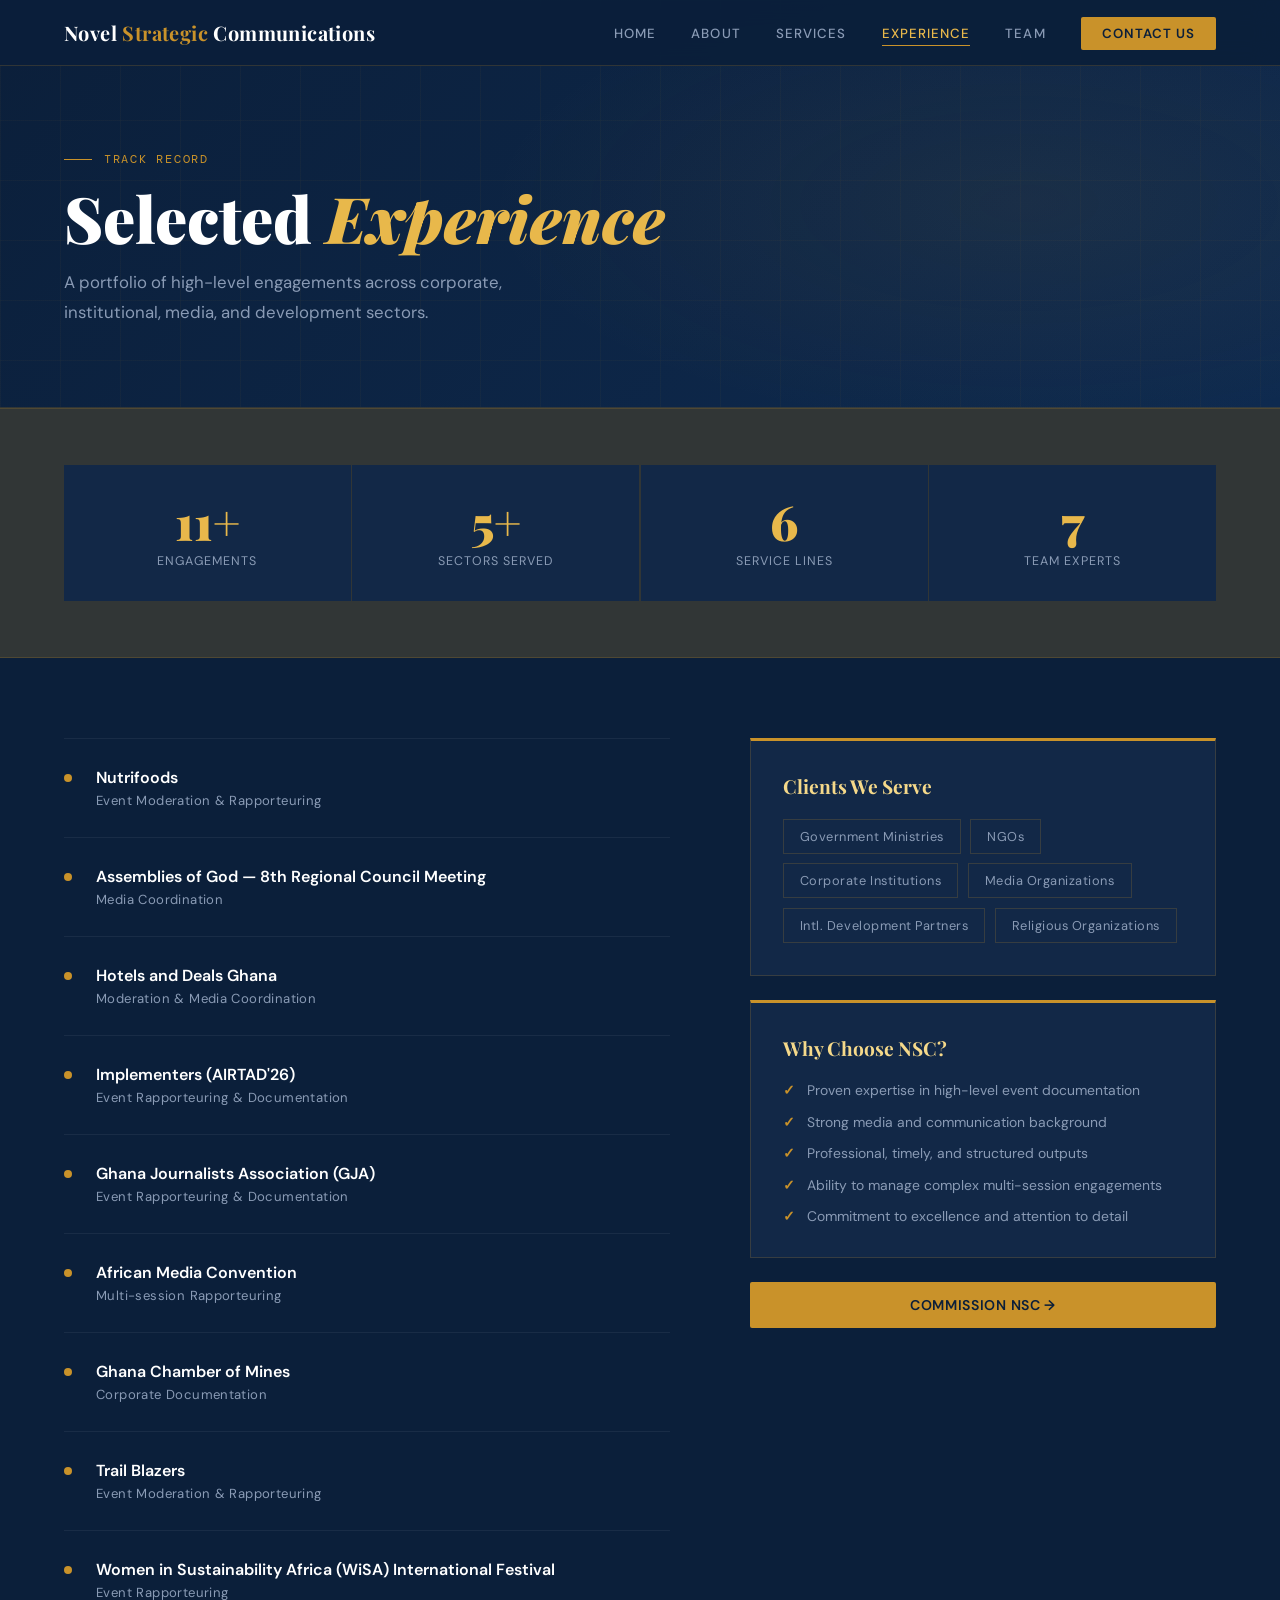
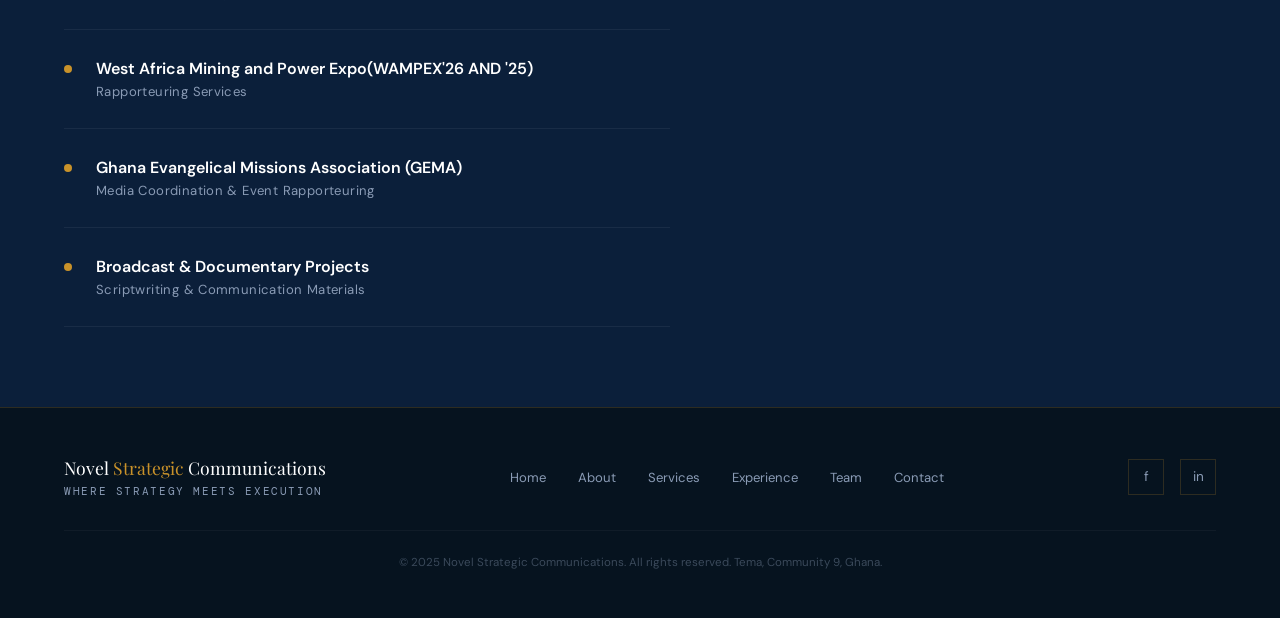
<file: experience.html>
<!DOCTYPE html>
<html lang="en">
<head>
  <meta charset="UTF-8"/>
  <meta name="viewport" content="width=device-width, initial-scale=1.0"/>
  <title>Experience – Novel Strategic Communications</title>
  <link rel="stylesheet" href="shared.css"/>
  <style>
    .exp-main { padding: 5rem 5%; background: var(--navy); }
    .exp-layout {
      display: grid; grid-template-columns: 1.3fr 1fr; gap: 5rem; align-items: start;
    }

    /* Client list */
    .exp-list { display: flex; flex-direction: column; }
    .exp-item {
      display: flex; gap: 1.5rem; align-items: flex-start;
      padding: 1.75rem 0; border-bottom: 1px solid rgba(255,255,255,0.06);
      transition: padding-left 0.25s;
    }
    .exp-item:first-child { border-top: 1px solid rgba(255,255,255,0.06); }
    .exp-item:hover { padding-left: 0.5rem; }
    .exp-dot { width: 8px; height: 8px; background: var(--gold); border-radius: 50%; margin-top: 0.45rem; flex-shrink: 0; }
    .exp-client { font-weight: 600; font-size: 1rem; color: var(--white); margin-bottom: 0.25rem; }
    .exp-role { font-size: 0.82rem; color: var(--text-muted); letter-spacing: 0.03em; }

    /* Sidebar */
    .exp-sidebar { position: sticky; top: 7rem; }
    .sidebar-box {
      background: var(--navy-mid); border: 1px solid var(--border);
      border-top: 3px solid var(--gold); padding: 2rem; margin-bottom: 1.5rem;
    }
    .sidebar-box h3 {
      font-family: 'Playfair Display', serif; font-size: 1.2rem;
      color: var(--gold-pale); margin-bottom: 1.25rem;
    }
    .client-tags { display: flex; flex-wrap: wrap; gap: 0.6rem; }
    .client-tag {
      border: 1px solid var(--border); padding: 0.5rem 1rem;
      font-size: 0.8rem; color: var(--text-muted); letter-spacing: 0.04em;
      transition: all 0.2s;
    }
    .client-tag:hover { border-color: var(--gold); color: var(--gold-light); }
    .why-list { display: flex; flex-direction: column; gap: 0.85rem; }
    .why-item {
      display: flex; align-items: flex-start; gap: 0.75rem;
      font-size: 0.87rem; color: var(--text-muted);
    }
    .why-item::before { content: '✓'; color: var(--gold); font-weight: 700; flex-shrink: 0; }

    /* Stats bar */
    .stats-bar {
      background: var(--navy-mid); border-top: 1px solid var(--border);
      border-bottom: 1px solid var(--border);
      padding: 3.5rem 5%;
      display: grid; grid-template-columns: repeat(4, 1fr);
      gap: 1.5px; background: var(--border);
    }
    .stat-item {
      background: var(--navy-mid); padding: 2rem; text-align: center;
    }
    .stat-big {
      font-family: 'Playfair Display', serif; font-size: 3rem;
      font-weight: 900; color: var(--gold-light); line-height: 1;
      margin-bottom: 0.5rem;
    }
    .stat-label { font-size: 0.78rem; color: var(--text-muted); letter-spacing: 0.08em; text-transform: uppercase; }

    @media (max-width: 900px) {
      .exp-layout { grid-template-columns: 1fr; gap: 3rem; }
      .exp-sidebar { position: static; }
      .stats-bar { grid-template-columns: 1fr 1fr; }
    }
    @media (max-width: 600px) {
      .stats-bar { grid-template-columns: 1fr 1fr; }
    }
  </style>
</head>
<body>

<nav id="navbar">
  <a href="index.html" class="nav-logo">Novel <span>Strategic</span> Communications</a>
  <ul class="nav-links" id="navLinks">
    <li><a href="index.html">Home</a></li>
    <li><a href="about.html">About</a></li>
    <li><a href="services.html">Services</a></li>
    <li><a href="experience.html">Experience</a></li>
    <li><a href="team.html">Team</a></li>
    <li><a href="contact.html" class="nav-cta">Contact Us</a></li>
  </ul>
  <div class="hamburger" id="hamburger" onclick="toggleMenu()">
    <span></span><span></span><span></span>
  </div>
</nav>

<div class="page-banner">
  <div class="page-banner-grid"></div>
  <div class="page-banner-inner">
    <div class="page-eyebrow">Track Record</div>
    <h1>Selected <em>Experience</em></h1>
    <p>A portfolio of high-level engagements across corporate, institutional, media, and development sectors.</p>
  </div>
</div>

<!-- STATS BAR -->
<div class="stats-bar reveal">
  <div class="stat-item"><div class="stat-big">11+</div><div class="stat-label">Engagements</div></div>
  <div class="stat-item"><div class="stat-big">5+</div><div class="stat-label">Sectors Served</div></div>
  <div class="stat-item"><div class="stat-big">6</div><div class="stat-label">Service Lines</div></div>
  <div class="stat-item"><div class="stat-big">7</div><div class="stat-label">Team Experts</div></div>
</div>

<!-- EXPERIENCE MAIN -->
<div class="exp-main">
  <div class="exp-layout">
    <div class="exp-list reveal">
      <div class="exp-item">
        <div class="exp-dot"></div>
        <div><div class="exp-client">Nutrifoods</div><div class="exp-role">Event Moderation & Rapporteuring</div></div>
      </div>
      <div class="exp-item">
        <div class="exp-dot"></div>
        <div><div class="exp-client">Assemblies of God — 8th Regional Council Meeting</div><div class="exp-role">Media Coordination</div></div>
      </div>
      <div class="exp-item">
        <div class="exp-dot"></div>
        <div><div class="exp-client">Hotels and Deals Ghana</div><div class="exp-role">Moderation & Media Coordination</div></div>
      </div>
      <div class="exp-item">
        <div class="exp-dot"></div>
        <div><div class="exp-client">Implementers (AIRTAD'26)</div><div class="exp-role">Event Rapporteuring & Documentation</div></div>
      </div>
      <div class="exp-item">
        <div class="exp-dot"></div>
        <div><div class="exp-client">Ghana Journalists Association (GJA)</div><div class="exp-role">Event Rapporteuring & Documentation</div></div>
      </div>
      <div class="exp-item">
        <div class="exp-dot"></div>
        <div><div class="exp-client">African Media Convention</div><div class="exp-role">Multi-session Rapporteuring</div></div>
      </div>
      <div class="exp-item">
        <div class="exp-dot"></div>
        <div><div class="exp-client">Ghana Chamber of Mines</div><div class="exp-role">Corporate Documentation</div></div>
      </div>
      <div class="exp-item">
        <div class="exp-dot"></div>
        <div><div class="exp-client">Trail Blazers</div><div class="exp-role">Event Moderation & Rapporteuring</div></div>
      </div>
      <div class="exp-item">
        <div class="exp-dot"></div>
        <div><div class="exp-client">Women in Sustainability Africa (WiSA) International Festival</div><div class="exp-role">Event Rapporteuring</div></div>
      </div>
      <div class="exp-item">
        <div class="exp-dot"></div>
        <div><div class="exp-client">West Africa Mining and Power Expo(WAMPEX'26 AND '25)</div><div class="exp-role">Rapporteuring Services</div></div>
      </div>
      <div class="exp-item">
        <div class="exp-dot"></div>
        <div><div class="exp-client">Ghana Evangelical Missions Association (GEMA)</div><div class="exp-role">Media Coordination & Event Rapporteuring</div></div>
      </div>
      <div class="exp-item">
        <div class="exp-dot"></div>
        <div><div class="exp-client">Broadcast & Documentary Projects</div><div class="exp-role">Scriptwriting & Communication Materials</div></div>
      </div>
    </div>

    <div class="exp-sidebar reveal">
      <div class="sidebar-box">
        <h3>Clients We Serve</h3>
        <div class="client-tags">
          <div class="client-tag">Government Ministries</div>
          <div class="client-tag">NGOs</div>
          <div class="client-tag">Corporate Institutions</div>
          <div class="client-tag">Media Organizations</div>
          <div class="client-tag">Intl. Development Partners</div>
          <div class="client-tag">Religious Organizations</div>
        </div>
      </div>
      <div class="sidebar-box">
        <h3>Why Choose NSC?</h3>
        <div class="why-list">
          <div class="why-item">Proven expertise in high-level event documentation</div>
          <div class="why-item">Strong media and communication background</div>
          <div class="why-item">Professional, timely, and structured outputs</div>
          <div class="why-item">Ability to manage complex multi-session engagements</div>
          <div class="why-item">Commitment to excellence and attention to detail</div>
        </div>
      </div>
      <a href="contact.html" class="btn-primary" style="width:100%;text-align:center;">Commission NSC →</a>
    </div>
  </div>
</div>

<footer>
  <div class="footer-inner">
    <div>
      <div class="footer-brand">Novel <span>Strategic</span> Communications</div>
      <div class="footer-tagline">Where Strategy Meets Execution</div>
    </div>
    <ul class="footer-links">
      <li><a href="index.html">Home</a></li>
      <li><a href="about.html">About</a></li>
      <li><a href="services.html">Services</a></li>
      <li><a href="experience.html">Experience</a></li>
      <li><a href="team.html">Team</a></li>
      <li><a href="contact.html">Contact</a></li>
    </ul>
    <div class="footer-social">
      <a href="#" class="social-btn">f</a>
      <a href="#" class="social-btn">in</a>
    </div>
  </div>
  <p class="footer-copy">© 2025 Novel Strategic Communications. All rights reserved. Tema, Community 9, Ghana.</p>
</footer>

<script src="shared.js"></script>
</body>
</html>
</file>
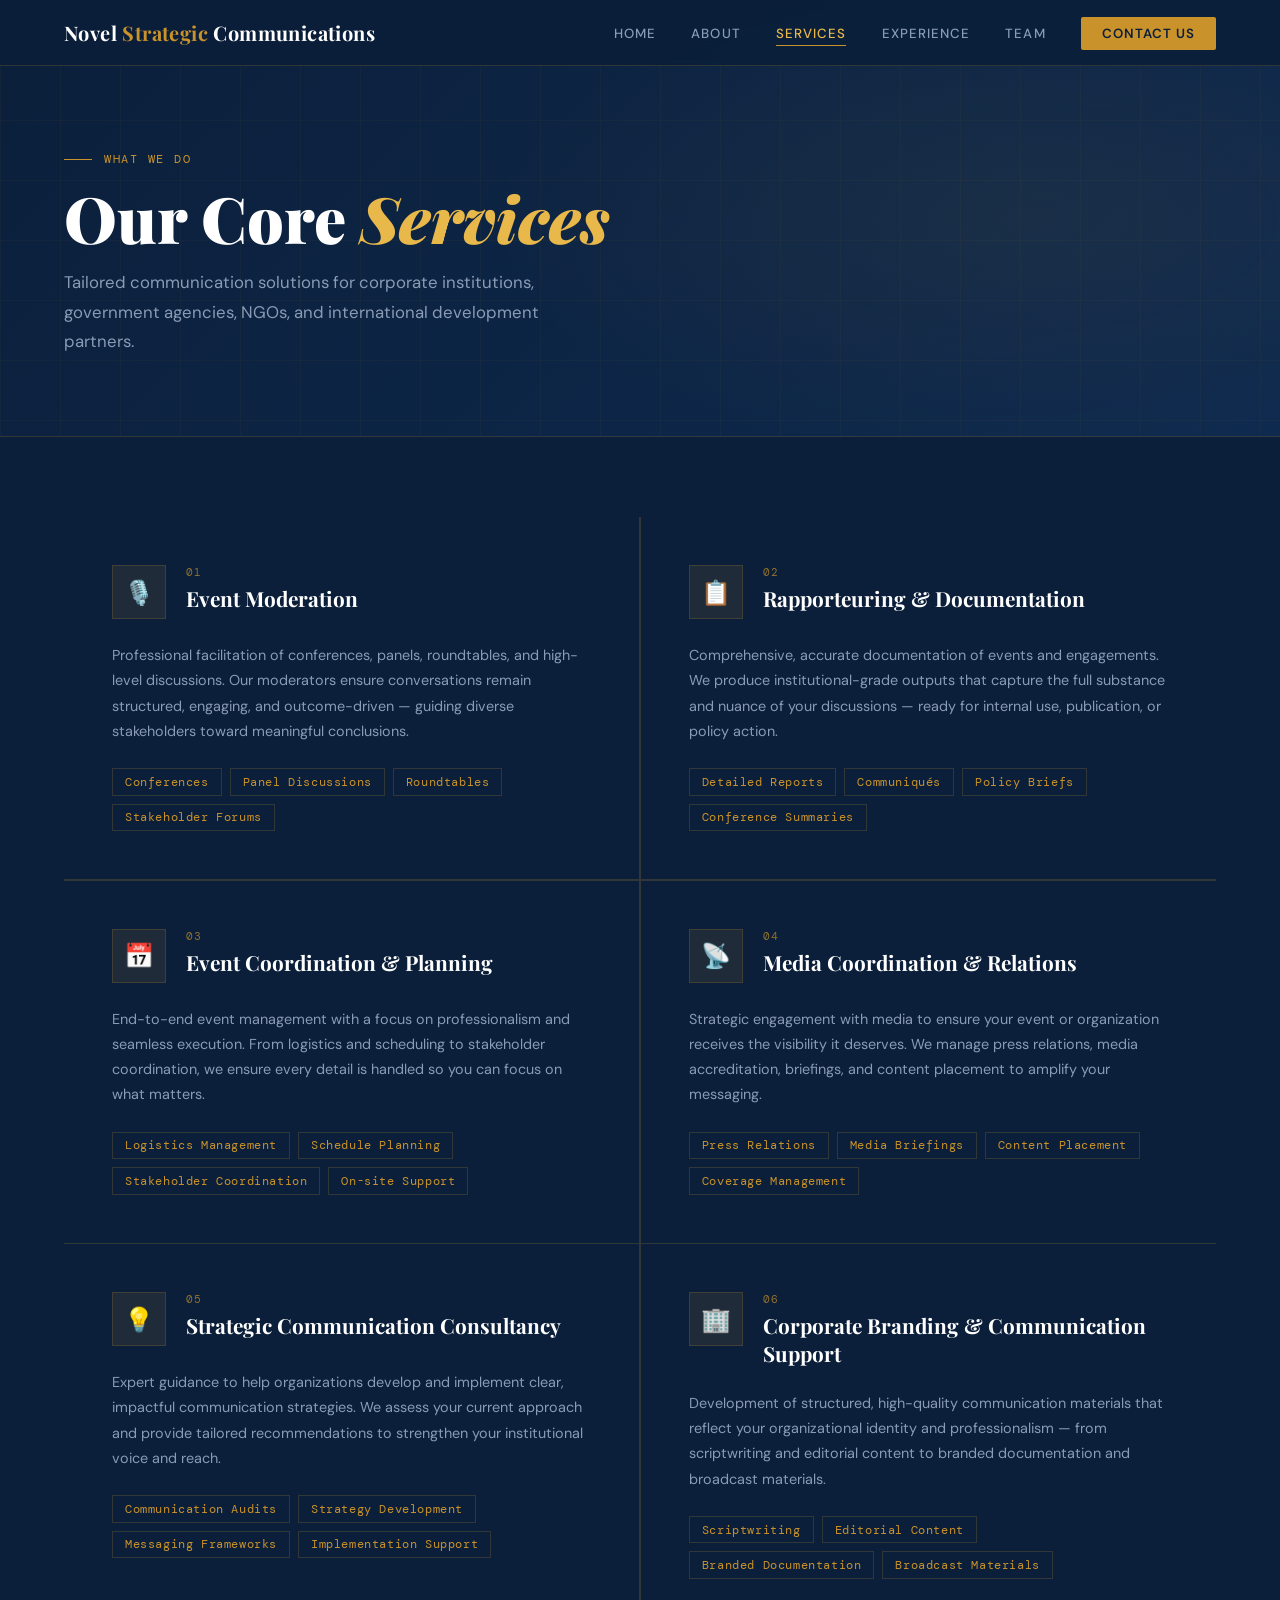
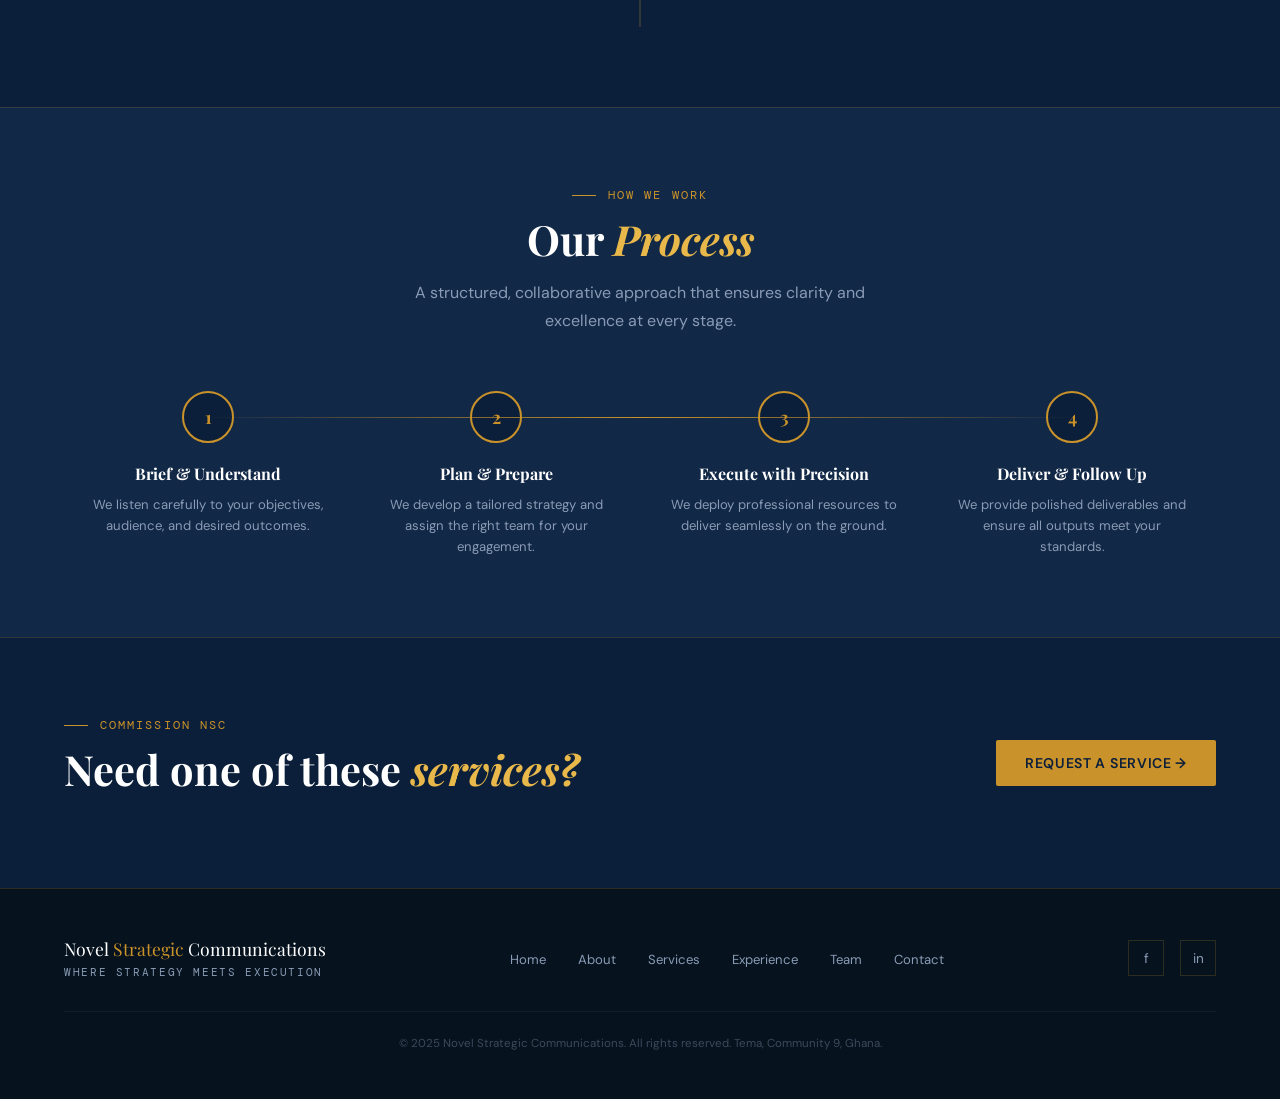
<file: services.html>
<!DOCTYPE html>
<html lang="en">
<head>
  <meta charset="UTF-8"/>
  <meta name="viewport" content="width=device-width, initial-scale=1.0"/>
  <title>Services – Novel Strategic Communications</title>
  <link rel="stylesheet" href="shared.css"/>
  <style>
    .services-main { padding: 5rem 5%; background: var(--navy); }

    .services-full-grid {
      display: grid; grid-template-columns: repeat(2, 1fr);
      gap: 1.5px; background: var(--border);
    }

    .svc-card {
      background: var(--navy); padding: 3rem;
      position: relative; overflow: hidden; transition: background 0.3s;
    }
    .svc-card:hover { background: var(--navy-mid); }
    .svc-card::after {
      content: ''; position: absolute; bottom: 0; left: 0;
      width: 0; height: 3px; background: var(--gold); transition: width 0.4s;
    }
    .svc-card:hover::after { width: 100%; }

    .svc-header { display: flex; align-items: flex-start; gap: 1.25rem; margin-bottom: 1.5rem; }
    .svc-icon-wrap {
      width: 54px; height: 54px; flex-shrink: 0;
      background: rgba(201,146,42,0.1); border: 1px solid var(--border);
      display: flex; align-items: center; justify-content: center; font-size: 1.5rem;
    }
    .svc-num {
      font-family: 'DM Mono', monospace; font-size: 0.68rem;
      color: var(--gold); opacity: 0.7; letter-spacing: 0.1em; margin-bottom: 0.3rem;
    }
    .svc-title {
      font-family: 'Playfair Display', serif; font-size: 1.3rem; font-weight: 700;
    }
    .svc-desc { font-size: 0.9rem; color: var(--text-muted); line-height: 1.75; margin-bottom: 1.5rem; }

    .svc-outputs { display: flex; flex-wrap: wrap; gap: 0.5rem; }
    .svc-tag {
      font-size: 0.75rem; font-family: 'DM Mono', monospace;
      color: var(--gold); border: 1px solid var(--border);
      padding: 0.3rem 0.75rem; letter-spacing: 0.05em;
    }

    /* Process section */
    .process-section {
      padding: 5rem 5%; background: var(--navy-mid);
      border-top: 1px solid var(--border);
    }
    .process-steps {
      display: grid; grid-template-columns: repeat(4, 1fr);
      gap: 0; margin-top: 3.5rem; position: relative;
    }
    .process-steps::before {
      content: ''; position: absolute;
      top: 26px; left: 12%; right: 12%; height: 1px;
      background: linear-gradient(90deg, transparent, var(--gold), transparent);
    }
    .process-step { text-align: center; padding: 0 1.5rem; }
    .step-num {
      width: 52px; height: 52px;
      background: var(--navy); border: 2px solid var(--gold);
      border-radius: 50%;
      font-family: 'Playfair Display', serif; font-size: 1.1rem;
      font-weight: 700; color: var(--gold);
      display: flex; align-items: center; justify-content: center;
      margin: 0 auto 1.25rem;
    }
    .step-title {
      font-family: 'Playfair Display', serif; font-size: 1rem;
      font-weight: 700; margin-bottom: 0.6rem;
    }
    .step-desc { font-size: 0.82rem; color: var(--text-muted); line-height: 1.6; }

    /* CTA strip */
    .svc-cta {
      padding: 5rem 5%; background: var(--navy);
      display: flex; align-items: center; justify-content: space-between;
      flex-wrap: wrap; gap: 2rem; border-top: 1px solid var(--border);
    }

    @media (max-width: 900px) {
      .services-full-grid { grid-template-columns: 1fr; }
      .process-steps { grid-template-columns: 1fr 1fr; gap: 2rem; }
      .process-steps::before { display: none; }
    }
    @media (max-width: 600px) {
      .process-steps { grid-template-columns: 1fr; }
    }
  </style>
</head>
<body>

<nav id="navbar">
  <a href="index.html" class="nav-logo">Novel <span>Strategic</span> Communications</a>
  <ul class="nav-links" id="navLinks">
    <li><a href="index.html">Home</a></li>
    <li><a href="about.html">About</a></li>
    <li><a href="services.html">Services</a></li>
    <li><a href="experience (3).html">Experience</a></li>
    <li><a href="team.html">Team</a></li>
    <li><a href="contact.html" class="nav-cta">Contact Us</a></li>
  </ul>
  <div class="hamburger" id="hamburger" onclick="toggleMenu()">
    <span></span><span></span><span></span>
  </div>
</nav>

<div class="page-banner">
  <div class="page-banner-grid"></div>
  <div class="page-banner-inner">
    <div class="page-eyebrow">What We Do</div>
    <h1>Our Core <em>Services</em></h1>
    <p>Tailored communication solutions for corporate institutions, government agencies, NGOs, and international development partners.</p>
  </div>
</div>

<!-- SERVICES GRID -->
<div class="services-main">
  <div class="services-full-grid reveal">

    <div class="svc-card">
      <div class="svc-header">
        <div class="svc-icon-wrap">🎙️</div>
        <div><div class="svc-num">01</div><div class="svc-title">Event Moderation</div></div>
      </div>
      <p class="svc-desc">Professional facilitation of conferences, panels, roundtables, and high-level discussions. Our moderators ensure conversations remain structured, engaging, and outcome-driven — guiding diverse stakeholders toward meaningful conclusions.</p>
      <div class="svc-outputs">
        <span class="svc-tag">Conferences</span>
        <span class="svc-tag">Panel Discussions</span>
        <span class="svc-tag">Roundtables</span>
        <span class="svc-tag">Stakeholder Forums</span>
      </div>
    </div>

    <div class="svc-card">
      <div class="svc-header">
        <div class="svc-icon-wrap">📋</div>
        <div><div class="svc-num">02</div><div class="svc-title">Rapporteuring & Documentation</div></div>
      </div>
      <p class="svc-desc">Comprehensive, accurate documentation of events and engagements. We produce institutional-grade outputs that capture the full substance and nuance of your discussions — ready for internal use, publication, or policy action.</p>
      <div class="svc-outputs">
        <span class="svc-tag">Detailed Reports</span>
        <span class="svc-tag">Communiqués</span>
        <span class="svc-tag">Policy Briefs</span>
        <span class="svc-tag">Conference Summaries</span>
      </div>
    </div>

    <div class="svc-card">
      <div class="svc-header">
        <div class="svc-icon-wrap">📅</div>
        <div><div class="svc-num">03</div><div class="svc-title">Event Coordination & Planning</div></div>
      </div>
      <p class="svc-desc">End-to-end event management with a focus on professionalism and seamless execution. From logistics and scheduling to stakeholder coordination, we ensure every detail is handled so you can focus on what matters.</p>
      <div class="svc-outputs">
        <span class="svc-tag">Logistics Management</span>
        <span class="svc-tag">Schedule Planning</span>
        <span class="svc-tag">Stakeholder Coordination</span>
        <span class="svc-tag">On-site Support</span>
      </div>
    </div>

    <div class="svc-card">
      <div class="svc-header">
        <div class="svc-icon-wrap">📡</div>
        <div><div class="svc-num">04</div><div class="svc-title">Media Coordination & Relations</div></div>
      </div>
      <p class="svc-desc">Strategic engagement with media to ensure your event or organization receives the visibility it deserves. We manage press relations, media accreditation, briefings, and content placement to amplify your messaging.</p>
      <div class="svc-outputs">
        <span class="svc-tag">Press Relations</span>
        <span class="svc-tag">Media Briefings</span>
        <span class="svc-tag">Content Placement</span>
        <span class="svc-tag">Coverage Management</span>
      </div>
    </div>

    <div class="svc-card">
      <div class="svc-header">
        <div class="svc-icon-wrap">💡</div>
        <div><div class="svc-num">05</div><div class="svc-title">Strategic Communication Consultancy</div></div>
      </div>
      <p class="svc-desc">Expert guidance to help organizations develop and implement clear, impactful communication strategies. We assess your current approach and provide tailored recommendations to strengthen your institutional voice and reach.</p>
      <div class="svc-outputs">
        <span class="svc-tag">Communication Audits</span>
        <span class="svc-tag">Strategy Development</span>
        <span class="svc-tag">Messaging Frameworks</span>
        <span class="svc-tag">Implementation Support</span>
      </div>
    </div>

    <div class="svc-card">
      <div class="svc-header">
        <div class="svc-icon-wrap">🏢</div>
        <div><div class="svc-num">06</div><div class="svc-title">Corporate Branding & Communication Support</div></div>
      </div>
      <p class="svc-desc">Development of structured, high-quality communication materials that reflect your organizational identity and professionalism — from scriptwriting and editorial content to branded documentation and broadcast materials.</p>
      <div class="svc-outputs">
        <span class="svc-tag">Scriptwriting</span>
        <span class="svc-tag">Editorial Content</span>
        <span class="svc-tag">Branded Documentation</span>
        <span class="svc-tag">Broadcast Materials</span>
      </div>
    </div>

  </div>
</div>

<!-- PROCESS -->
<div class="process-section">
  <div class="reveal" style="text-align:center;max-width:560px;margin:0 auto;">
    <div class="section-label" style="justify-content:center;">How We Work</div>
    <h2>Our <em>Process</em></h2>
    <p class="section-intro" style="margin:0 auto;">A structured, collaborative approach that ensures clarity and excellence at every stage.</p>
  </div>
  <div class="process-steps reveal">
    <div class="process-step">
      <div class="step-num">1</div>
      <div class="step-title">Brief & Understand</div>
      <p class="step-desc">We listen carefully to your objectives, audience, and desired outcomes.</p>
    </div>
    <div class="process-step">
      <div class="step-num">2</div>
      <div class="step-title">Plan & Prepare</div>
      <p class="step-desc">We develop a tailored strategy and assign the right team for your engagement.</p>
    </div>
    <div class="process-step">
      <div class="step-num">3</div>
      <div class="step-title">Execute with Precision</div>
      <p class="step-desc">We deploy professional resources to deliver seamlessly on the ground.</p>
    </div>
    <div class="process-step">
      <div class="step-num">4</div>
      <div class="step-title">Deliver & Follow Up</div>
      <p class="step-desc">We provide polished deliverables and ensure all outputs meet your standards.</p>
    </div>
  </div>
</div>

<!-- CTA -->
<div class="svc-cta reveal">
  <div>
    <div class="section-label">Commission NSC</div>
    <h2>Need one of these <em>services?</em></h2>
  </div>
  <a href="contact.html" class="btn-primary">Request a Service →</a>
</div>

<footer>
  <div class="footer-inner">
    <div>
      <div class="footer-brand">Novel <span>Strategic</span> Communications</div>
      <div class="footer-tagline">Where Strategy Meets Execution</div>
    </div>
    <ul class="footer-links">
      <li><a href="index.html">Home</a></li>
      <li><a href="about.html">About</a></li>
      <li><a href="services.html">Services</a></li>
      <li><a href="experience (3).html">Experience</a></li>
      <li><a href="team.html">Team</a></li>
      <li><a href="contact.html">Contact</a></li>
    </ul>
    <div class="footer-social">
      <a href="https://www.facebook.com/share/18sQzR7x3N/?mibextid=wwXIfr" class="social-btn">f</a>
      <a href="https://www.instagram.com/ns_communications_" class="social-btn">in</a>
    </div>
  </div>
  <p class="footer-copy">© 2025 Novel Strategic Communications. All rights reserved. Tema, Community 9, Ghana.</p>
</footer>

<script src="shared.js"></script>
</body>
</html>
</file>
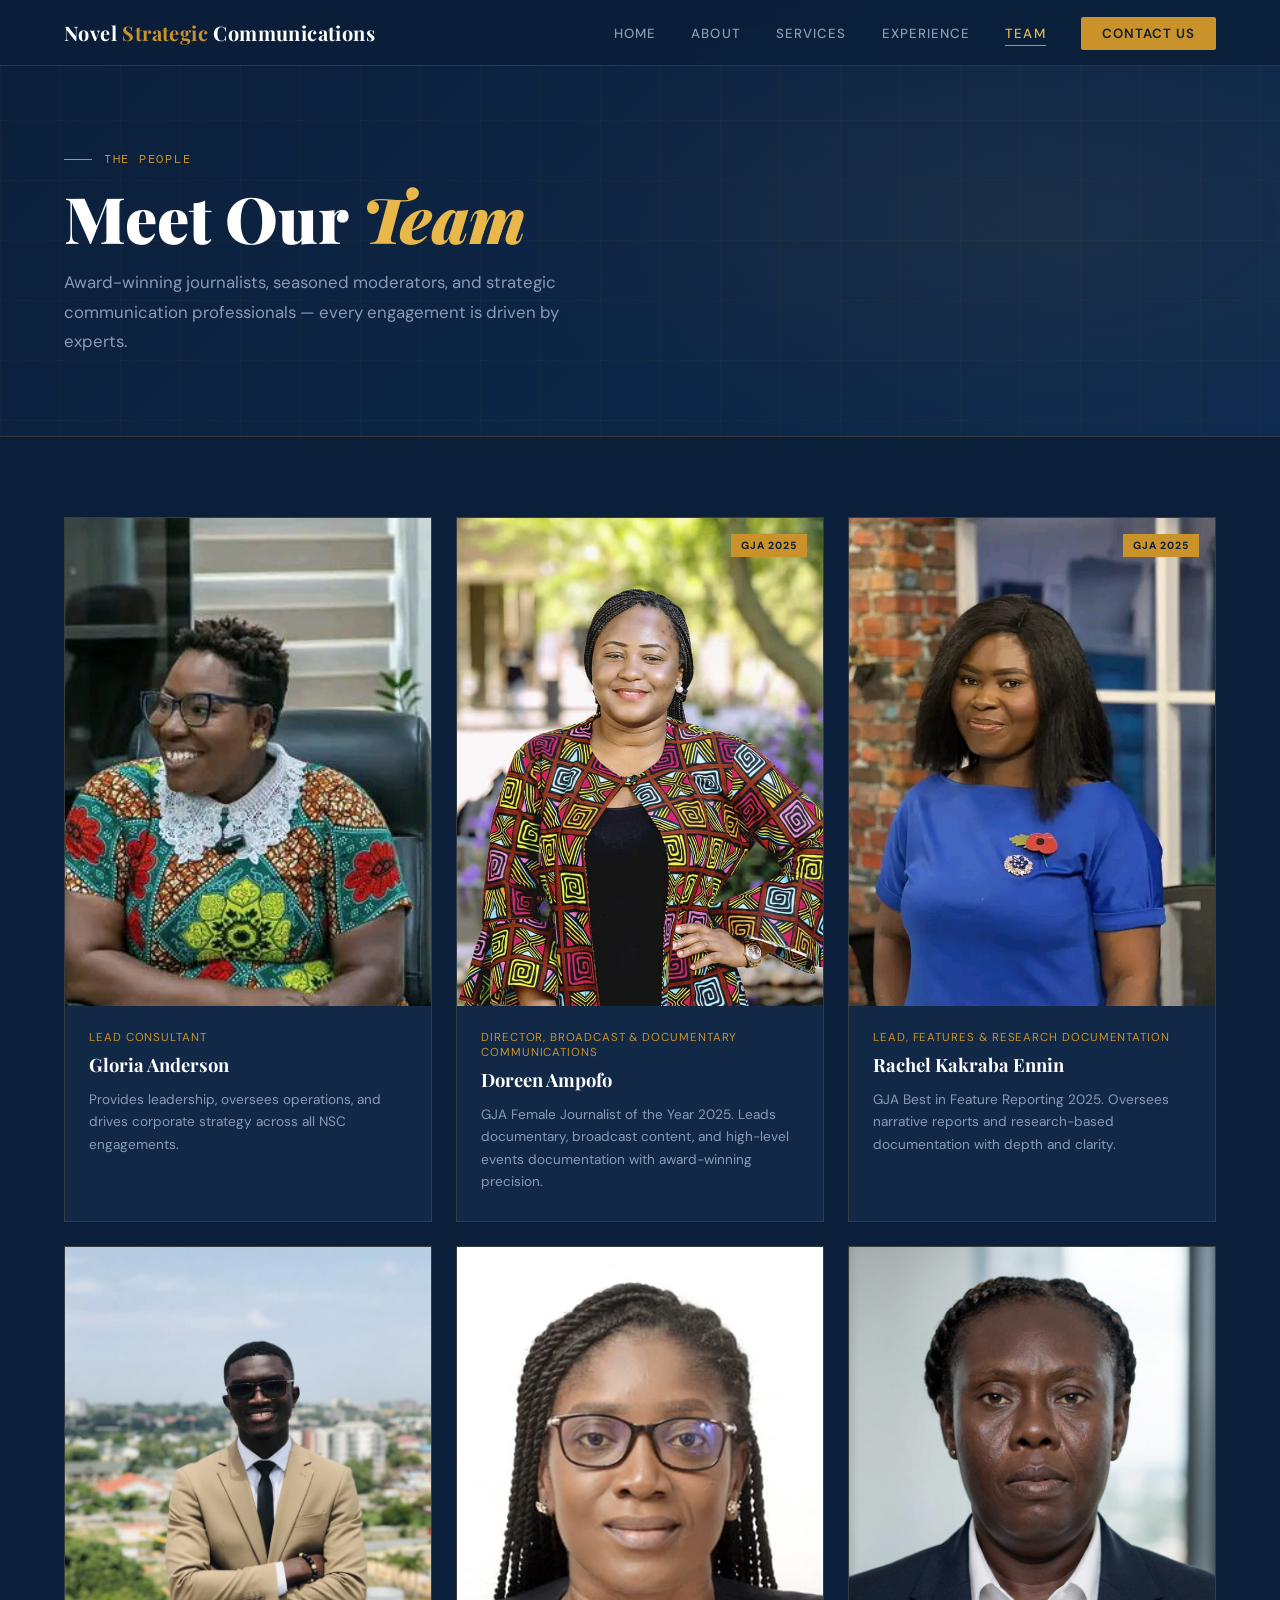
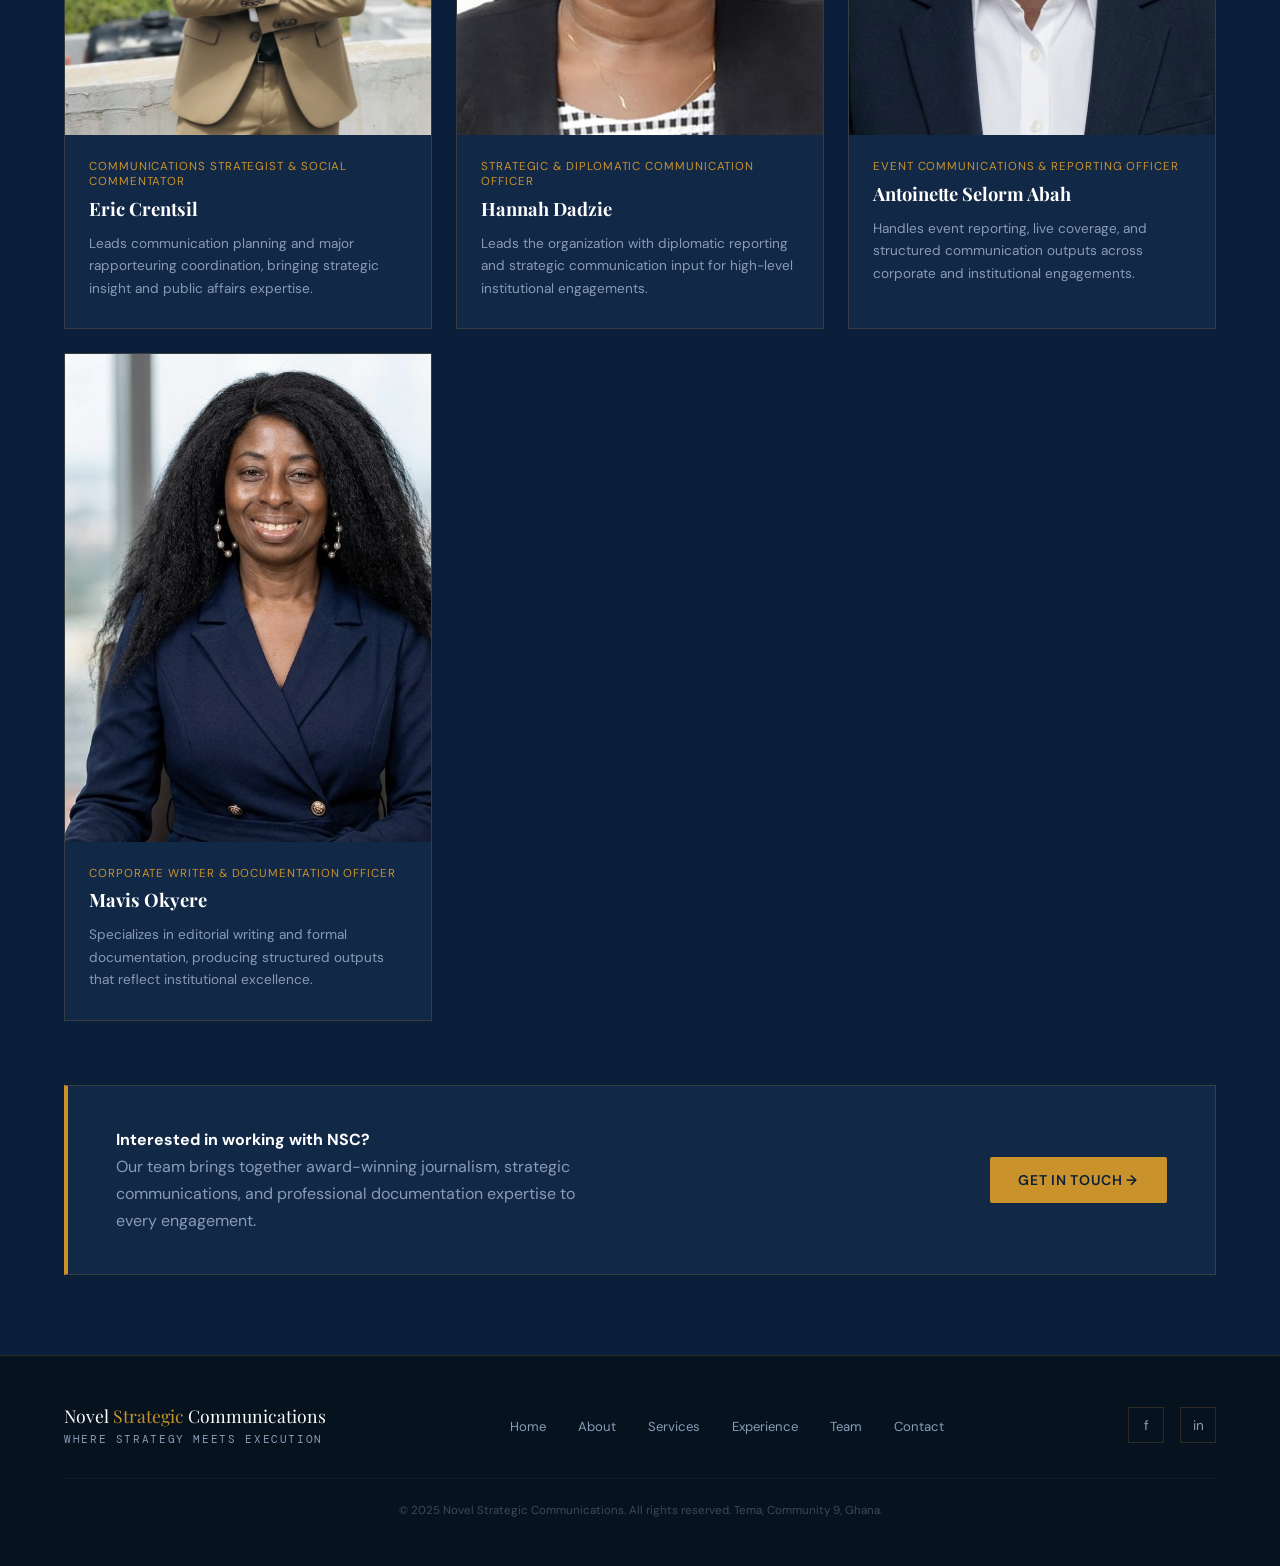
<file: team.html>
<!DOCTYPE html>
<html lang="en">
<head>
  <meta charset="UTF-8"/>
  <meta name="viewport" content="width=device-width, initial-scale=1.0"/>
  <title>Team – Novel Strategic Communications</title>
  <link rel="stylesheet" href="shared.css"/>
  <style>
    .team-main { padding: 5rem 5%; background: var(--navy); }

    .team-grid {
      display: grid; grid-template-columns: repeat(3, 1fr); gap: 1.5rem;
    }

    .team-card {
      background: var(--navy-mid); border: 1px solid var(--border);
      overflow: hidden; transition: transform 0.3s, border-color 0.3s;
    }
    .team-card:hover { transform: translateY(-5px); border-color: var(--gold); }

    .team-img-wrap {
      width: 100%; aspect-ratio: 3/4; overflow: hidden;
      background: var(--navy-light); position: relative;
    }
    .team-img-wrap img {
      width: 100%; height: 100%; object-fit: cover; object-position: top;
      filter: grayscale(20%); transition: filter 0.3s, transform 0.3s;
    }
    .team-card:hover .team-img-wrap img { filter: grayscale(0%); transform: scale(1.03); }

    .team-placeholder {
      width: 100%; height: 100%;
      background: linear-gradient(135deg, var(--navy-light), var(--navy-mid));
      display: flex; align-items: center; justify-content: center;
      font-family: 'Playfair Display', serif; font-size: 3rem;
      color: var(--gold); opacity: 0.4;
    }

    .team-award {
      position: absolute; top: 1rem; right: 1rem;
      background: var(--gold); color: var(--navy);
      font-size: 0.65rem; font-weight: 700; letter-spacing: 0.1em;
      text-transform: uppercase; padding: 0.3rem 0.6rem;
    }

    .team-info { padding: 1.5rem 1.5rem 1.75rem; }
    .team-role {
      font-size: 0.72rem; color: var(--gold); letter-spacing: 0.08em;
      text-transform: uppercase; margin-bottom: 0.4rem;
    }
    .team-name {
      font-family: 'Playfair Display', serif; font-size: 1.15rem;
      font-weight: 700; margin-bottom: 0.75rem;
    }
    .team-desc { font-size: 0.85rem; color: var(--text-muted); line-height: 1.65; }

    /* Featured card - lead consultant spans 2 cols */
    .team-card.featured {
      grid-column: span 1;
    }

    /* Join CTA */
    .team-cta {
      margin-top: 4rem;
      background: var(--navy-mid); border: 1px solid var(--border);
      border-left: 4px solid var(--gold);
      padding: 2.5rem 3rem;
      display: flex; align-items: center; justify-content: space-between;
      flex-wrap: wrap; gap: 2rem;
    }
    .team-cta p { font-size: 1rem; color: var(--text-muted); max-width: 480px; line-height: 1.7; }
    .team-cta strong { color: var(--white); }

    @media (max-width: 900px) {
      .team-grid { grid-template-columns: 1fr 1fr; }
    }
    @media (max-width: 600px) {
      .team-grid { grid-template-columns: 1fr; }
    }
  </style>
</head>
<body>

<nav id="navbar">
  <a href="index.html" class="nav-logo">Novel <span>Strategic</span> Communications</a>
  <ul class="nav-links" id="navLinks">
    <li><a href="index.html">Home</a></li>
    <li><a href="about.html">About</a></li>
    <li><a href="services.html">Services</a></li>
    <li><a href="experience (3).html">Experience</a></li>
    <li><a href="team.html">Team</a></li>
    <li><a href="contact.html" class="nav-cta">Contact Us</a></li>
  </ul>
  <div class="hamburger" id="hamburger" onclick="toggleMenu()">
    <span></span><span></span><span></span>
  </div>
</nav>

<div class="page-banner">
  <div class="page-banner-grid"></div>
  <div class="page-banner-inner">
    <div class="page-eyebrow">The People</div>
    <h1>Meet Our <em>Team</em></h1>
    <p>Award-winning journalists, seasoned moderators, and strategic communication professionals — every engagement is driven by experts.</p>
  </div>
</div>

<div class="team-main">
  <div class="team-grid reveal">

    <div class="team-card">
      <div class="team-img-wrap">
        <img src="glor.jpeg" alt="Anderson">
      </div>
      <div class="team-info">
        <div class="team-role">Lead Consultant</div>
        <div class="team-name">Gloria Anderson</div>
        <p class="team-desc">Provides leadership, oversees operations, and drives corporate strategy across all NSC engagements.</p>
      </div>
    </div>

    <div class="team-card">
      <div class="team-img-wrap">
        <img src="dor.jpeg" alt="Doreen Ampofo">
        <div class="team-award">GJA 2025</div>
      </div>
      <div class="team-info">
        <div class="team-role">Director, Broadcast & Documentary Communications</div>
        <div class="team-name">Doreen Ampofo</div>
        <p class="team-desc">GJA Female Journalist of the Year 2025. Leads documentary, broadcast content, and high-level events documentation with award-winning precision.</p>
      </div>
    </div>

    <div class="team-card">
      <div class="team-img-wrap">
        <img src="Rac.jpeg" alt="Rachel">
        <div class="team-award">GJA 2025</div>
      </div>
      <div class="team-info">
        <div class="team-role">Lead, Features & Research Documentation</div>
        <div class="team-name">Rachel Kakraba Ennin</div>
        <p class="team-desc">GJA Best in Feature Reporting 2025. Oversees narrative reports and research-based documentation with depth and clarity.</p>
      </div>
    </div>

    <div class="team-card">
      <div class="team-img-wrap">
        <img src="eric.jpeg" alt="Eric">
      </div>
      <div class="team-info">
        <div class="team-role">Communications Strategist & Social Commentator</div>
        <div class="team-name">Eric Crentsil</div>
        <p class="team-desc">Leads communication planning and major rapporteuring coordination, bringing strategic insight and public affairs expertise.</p>
      </div>
    </div>

    <div class="team-card">
      <div class="team-img-wrap">
        <img src="han.jpeg" alt="Hannah">
      </div>
      <div class="team-info">
        <div class="team-role">Strategic & Diplomatic Communication Officer</div>
        <div class="team-name">Hannah Dadzie</div>
        <p class="team-desc">Leads the organization with diplomatic reporting and strategic communication input for high-level institutional engagements.</p>
      </div>
    </div>

    <div class="team-card">
      <div class="team-img-wrap">
        <img src="ant.jpeg" alt="Antoinette">
      </div>
      <div class="team-info">
        <div class="team-role">Event Communications & Reporting Officer</div>
        <div class="team-name">Antoinette Selorm Abah</div>
        <p class="team-desc">Handles event reporting, live coverage, and structured communication outputs across corporate and institutional engagements.</p>
      </div>
    </div>

    <div class="team-card">
      <div class="team-img-wrap">
         <img src="mav.jpeg" alt="Mavis">
      </div>
      <div class="team-info">
        <div class="team-role">Corporate Writer & Documentation Officer</div>
        <div class="team-name">Mavis Okyere</div>
        <p class="team-desc">Specializes in editorial writing and formal documentation, producing structured outputs that reflect institutional excellence.</p>
      </div>
    </div>

  </div>

  <div class="team-cta reveal">
    <div>
      <p><strong>Interested in working with NSC?</strong><br>Our team brings together award-winning journalism, strategic communications, and professional documentation expertise to every engagement.</p>
    </div>
    <a href="contact.html" class="btn-primary">Get in Touch →</a>
  </div>
</div>

<footer>
  <div class="footer-inner">
    <div>
      <div class="footer-brand">Novel <span>Strategic</span> Communications</div>
      <div class="footer-tagline">Where Strategy Meets Execution</div>
    </div>
    <ul class="footer-links">
      <li><a href="index.html">Home</a></li>
      <li><a href="about.html">About</a></li>
      <li><a href="services.html">Services</a></li>
      <li><a href="experience (3).html">Experience</a></li>
      <li><a href="team.html">Team</a></li>
      <li><a href="contact.html">Contact</a></li>
    </ul>
    <div class="footer-social">
      <a href="https://www.facebook.com/share/18sQzR7x3N/?mibextid=wwXIfr" class="social-btn">f</a>
      <a href="https://www.instagram.com/ns_communications_" class="social-btn">in</a>
    </div>
  </div>
  <p class="footer-copy">© 2025 Novel Strategic Communications. All rights reserved. Tema, Community 9, Ghana.</p>
</footer>

<script src="shared.js"></script>
</body>
</html>
</file>
<file: shared.css>
@import url('https://fonts.googleapis.com/css2?family=Playfair+Display:ital,wght@0,400;0,700;0,900;1,400&family=DM+Sans:wght@300;400;500;600&family=DM+Mono:wght@400;500&display=swap');

:root {
  --navy: #0B1F3A;
  --navy-mid: #122847;
  --navy-light: #1a3560;
  --gold: #C9922A;
  --gold-light: #E8B84B;
  --gold-pale: #F5D98A;
  --cream: #F7F3EC;
  --white: #FFFFFF;
  --text-muted: #8A9BB5;
  --border: rgba(201,146,42,0.2);
}

*, *::before, *::after { box-sizing: border-box; margin: 0; padding: 0; }
html { scroll-behavior: smooth; }
body {
  background: var(--navy);
  color: var(--white);
  font-family: 'DM Sans', sans-serif;
  font-weight: 400;
  overflow-x: hidden;
}

/* ── NAV ── */
nav {
  position: fixed; top: 0; left: 0; right: 0; z-index: 100;
  display: flex; align-items: center; justify-content: space-between;
  padding: 1.2rem 5%;
  background: rgba(11,31,58,0.95);
  backdrop-filter: blur(12px);
  border-bottom: 1px solid var(--border);
  transition: padding 0.3s;
}
.nav-logo {
  font-family: 'Playfair Display', serif;
  font-size: 1.25rem; font-weight: 700;
  color: var(--white); text-decoration: none;
  letter-spacing: 0.02em;
}
.nav-logo span { color: var(--gold); }
.nav-links { display: flex; gap: 2.2rem; list-style: none; }
.nav-links a {
  color: var(--text-muted); text-decoration: none;
  font-size: 0.83rem; font-weight: 500;
  letter-spacing: 0.08em; text-transform: uppercase;
  transition: color 0.2s;
  padding-bottom: 3px;
  border-bottom: 1px solid transparent;
}
.nav-links a:hover { color: var(--gold-light); }
.nav-links a.active {
  color: var(--gold-light);
  border-bottom-color: var(--gold);
}
.nav-cta {
  background: var(--gold) !important;
  color: var(--navy) !important;
  padding: 0.5rem 1.3rem !important;
  border-radius: 2px;
  font-weight: 600 !important;
  border-bottom: none !important;
  transition: background 0.2s !important;
}
.nav-cta:hover { background: var(--gold-light) !important; }
.hamburger { display: none; flex-direction: column; gap: 5px; cursor: pointer; }
.hamburger span { display: block; width: 24px; height: 2px; background: var(--white); transition: all 0.3s; }

/* ── PAGE HERO BANNER ── */
.page-banner {
  padding: 9rem 5% 5rem;
  background:
    radial-gradient(ellipse 60% 80% at 80% 50%, rgba(201,146,42,0.07) 0%, transparent 70%),
    linear-gradient(135deg, var(--navy) 0%, #0e2a4f 100%);
  position: relative; overflow: hidden;
  border-bottom: 1px solid var(--border);
}
.page-banner-grid {
  position: absolute; inset: 0;
  background-image:
    linear-gradient(rgba(201,146,42,0.04) 1px, transparent 1px),
    linear-gradient(90deg, rgba(201,146,42,0.04) 1px, transparent 1px);
  background-size: 60px 60px;
}
.page-banner-inner { position: relative; z-index: 2; max-width: 680px; }
.page-eyebrow {
  display: inline-flex; align-items: center; gap: 0.75rem;
  font-family: 'DM Mono', monospace; font-size: 0.72rem;
  color: var(--gold); letter-spacing: 0.15em; text-transform: uppercase;
  margin-bottom: 1rem;
}
.page-eyebrow::before {
  content: ''; display: block; width: 28px; height: 1px; background: var(--gold);
}
.page-banner h1 {
  font-family: 'Playfair Display', serif;
  font-size: clamp(2.4rem, 5vw, 4rem);
  font-weight: 900; line-height: 1.08;
  margin-bottom: 1rem;
}
.page-banner h1 em { font-style: italic; color: var(--gold-light); }
.page-banner p {
  font-size: 1.05rem; color: var(--text-muted); line-height: 1.75;
  max-width: 520px;
}

/* ── SHARED LAYOUT ── */
.page-content { padding: 5rem 5%; }
.section-label {
  font-family: 'DM Mono', monospace; font-size: 0.72rem;
  color: var(--gold); letter-spacing: 0.18em; text-transform: uppercase;
  margin-bottom: 0.75rem;
  display: flex; align-items: center; gap: 0.75rem;
}
.section-label::before { content: ''; display: block; width: 24px; height: 1px; background: var(--gold); }
h2 {
  font-family: 'Playfair Display', serif;
  font-size: clamp(1.8rem, 3.5vw, 2.6rem);
  font-weight: 700; line-height: 1.15; margin-bottom: 1rem;
}
h2 em { font-style: italic; color: var(--gold-light); }
.section-intro { font-size: 1rem; color: var(--text-muted); max-width: 520px; line-height: 1.75; }
.btn-primary {
  background: var(--gold); color: var(--navy);
  padding: 0.85rem 1.8rem; border-radius: 2px;
  font-weight: 600; font-size: 0.88rem;
  text-decoration: none; letter-spacing: 0.05em; text-transform: uppercase;
  transition: all 0.2s; display: inline-block;
}
.btn-primary:hover { background: var(--gold-light); transform: translateY(-1px); }
.btn-ghost {
  border: 1px solid rgba(255,255,255,0.2); color: var(--white);
  padding: 0.85rem 1.8rem; border-radius: 2px;
  font-weight: 500; font-size: 0.88rem;
  text-decoration: none; letter-spacing: 0.05em; text-transform: uppercase;
  transition: all 0.2s; display: inline-block;
}
.btn-ghost:hover { border-color: var(--gold); color: var(--gold); }

/* ── REVEAL ── */
.reveal { opacity: 0; transform: translateY(24px); transition: opacity 0.7s ease, transform 0.7s ease; }
.reveal.visible { opacity: 1; transform: translateY(0); }

/* ── FOOTER ── */
footer {
  background: #06131F; padding: 3rem 5%;
  border-top: 1px solid var(--border);
}
.footer-inner {
  display: flex; justify-content: space-between; align-items: center;
  flex-wrap: wrap; gap: 1.5rem;
}
.footer-brand { font-family: 'Playfair Display', serif; font-size: 1.1rem; color: var(--white); }
.footer-brand span { color: var(--gold); }
.footer-tagline {
  font-family: 'DM Mono', monospace; font-size: 0.68rem;
  color: var(--text-muted); letter-spacing: 0.15em; text-transform: uppercase; margin-top: 0.3rem;
}
.footer-links { display: flex; gap: 2rem; list-style: none; }
.footer-links a { color: var(--text-muted); text-decoration: none; font-size: 0.82rem; transition: color 0.2s; }
.footer-links a:hover { color: var(--gold); }
.footer-social { display: flex; gap: 1rem; }
.social-btn {
  width: 36px; height: 36px; border: 1px solid var(--border);
  display: flex; align-items: center; justify-content: center;
  color: var(--text-muted); text-decoration: none; font-size: 0.85rem;
  transition: all 0.2s;
}
.social-btn:hover { border-color: var(--gold); color: var(--gold); }
.footer-copy {
  width: 100%; text-align: center; font-size: 0.72rem;
  color: rgba(138,155,181,0.4); margin-top: 2rem;
  padding-top: 1.5rem; border-top: 1px solid rgba(255,255,255,0.04);
}

/* ── MOBILE ── */
@media (max-width: 900px) {
  .nav-links {
    display: none; position: fixed;
    top: 0; left: 0; right: 0;
    background: var(--navy);
    flex-direction: column; padding: 5rem 5% 3rem;
    gap: 1.5rem; border-bottom: 1px solid var(--border);
  }
  .nav-links.open { display: flex; }
  .nav-links a { font-size: 1rem; }
  .hamburger { display: flex; }
  .footer-inner { flex-direction: column; align-items: flex-start; }
  .footer-links { flex-wrap: wrap; gap: 1rem; }
}
</file>
